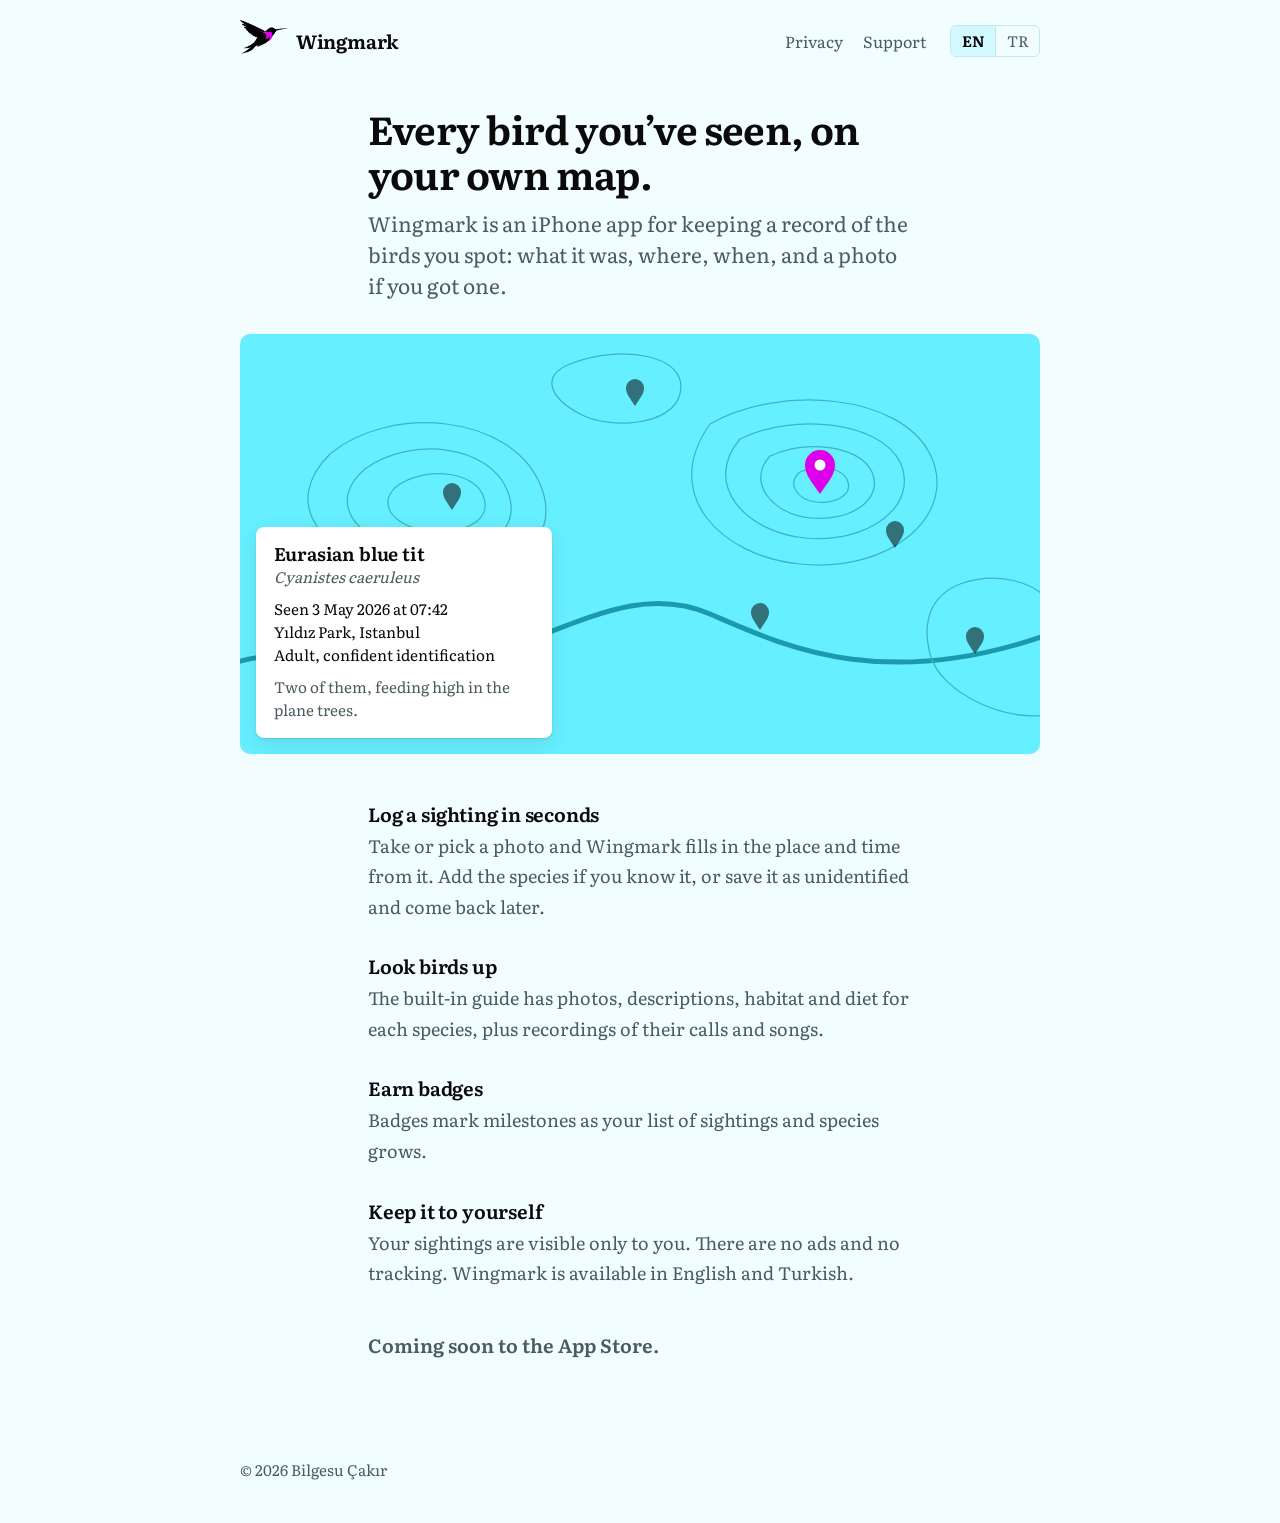
<file: index.html>
<!doctype html>
<html lang="en">
<head>
  <meta charset="utf-8">
  <meta name="viewport" content="width=device-width, initial-scale=1">
  <title>Wingmark · Your bird sightings on a map</title>
  <meta name="description" content="Wingmark is an iPhone app for logging the birds you see on your own private map.">
  <link rel="icon" href="favicon.png" type="image/png">
  <link rel="apple-touch-icon" href="apple-touch-icon.png">
  <link rel="preload" href="fonts/literata-latin.woff2" as="font" type="font/woff2" crossorigin>
  <link rel="stylesheet" href="style.css">
  <link rel="alternate" hreflang="en" href="https://wingmarkapp.com/">
  <link rel="alternate" hreflang="tr" href="https://wingmarkapp.com/index-tr">
</head>
<body>
  <header class="site-header">
    <div class="wide">
      <a class="brand" href="/"><picture><source srcset="img/bird-cyan.png" media="(prefers-color-scheme: dark)"><img src="img/bird-black.png" alt="" width="40" height="28"></picture>Wingmark</a>
      <div class="header-end">
        <nav class="site-nav" aria-label="Main">
          <a href="/privacy">Privacy</a>
          <a href="/support">Support</a>
        </nav>
        <nav class="lang-toggle" aria-label="Language">
          <a href="/" lang="en" hreflang="en" aria-current="true">EN</a>
          <a href="/index-tr" lang="tr" hreflang="tr">TR</a>
        </nav>
      </div>
    </div>
  </header>

  <main>
    <div class="column">
      <h1>Every bird you’ve seen, on your own map.</h1>
      <p class="lede">Wingmark is an iPhone app for keeping a record of the birds you spot: what it was, where, when, and a photo if you got one.</p>
    </div>

    <div class="wide">
      <figure class="field" aria-label="Example: a map of sightings with one entry open">
        <svg viewBox="0 0 800 420" role="img" aria-hidden="true" focusable="false">
          <path class="water" d="M-10 330 C 90 300 160 350 250 320 S 400 250 470 280 S 640 360 810 300"/>
          <g class="contour">
            <path d="M470 90 C 540 50 660 60 690 120 C 720 180 650 240 560 230 C 480 222 420 160 470 90 Z"/>
            <path d="M500 105 C 555 78 640 88 660 128 C 680 172 628 210 565 204 C 505 198 462 150 500 105 Z"/>
            <path d="M530 122 C 568 105 620 112 632 138 C 644 166 610 188 570 184 C 532 180 506 148 530 122 Z"/>
            <path d="M560 138 C 580 130 604 134 608 148 C 612 162 594 170 576 168 C 558 166 546 150 560 138 Z"/>
            <path d="M90 120 C 150 70 270 80 300 150 C 330 220 240 260 160 240 C 80 220 40 170 90 120 Z"/>
            <path d="M125 135 C 170 102 250 110 268 158 C 286 206 225 228 168 216 C 112 204 88 166 125 135 Z"/>
            <path d="M160 150 C 190 132 236 138 244 164 C 252 190 216 202 182 196 C 150 190 136 166 160 150 Z"/>
            <path d="M330 30 C 380 10 450 20 440 60 C 432 92 370 96 340 80 C 310 64 300 42 330 30 Z"/>
            <path d="M720 250 C 760 236 800 250 810 270 L 810 380 C 770 390 700 360 690 320 C 682 288 690 262 720 250 Z"/>
          </g>
          <g>
            <path class="pin" transform="translate(212 176)" d="M0 0 C -5 -8 -9 -12 -9 -18 A 9 9 0 1 1 9 -18 C 9 -12 5 -8 0 0 Z"/>
            <path class="pin" transform="translate(300 300)" d="M0 0 C -5 -8 -9 -12 -9 -18 A 9 9 0 1 1 9 -18 C 9 -12 5 -8 0 0 Z"/>
            <path class="pin" transform="translate(395 72)" d="M0 0 C -5 -8 -9 -12 -9 -18 A 9 9 0 1 1 9 -18 C 9 -12 5 -8 0 0 Z"/>
            <path class="pin" transform="translate(655 214)" d="M0 0 C -5 -8 -9 -12 -9 -18 A 9 9 0 1 1 9 -18 C 9 -12 5 -8 0 0 Z"/>
            <path class="pin" transform="translate(735 320)" d="M0 0 C -5 -8 -9 -12 -9 -18 A 9 9 0 1 1 9 -18 C 9 -12 5 -8 0 0 Z"/>
            <path class="pin" transform="translate(520 296)" d="M0 0 C -5 -8 -9 -12 -9 -18 A 9 9 0 1 1 9 -18 C 9 -12 5 -8 0 0 Z"/>
          </g>
          <g transform="translate(580 160)">
            <g class="pin-drop">
              <path class="pin-selected" d="M0 0 C -8 -12 -15 -19 -15 -29 A 15 15 0 1 1 15 -29 C 15 -19 8 -12 0 0 Z"/>
              <circle class="pin-dot" cx="0" cy="-29" r="5.5"/>
            </g>
          </g>
        </svg>
        <figcaption class="entry">
          <h2>Eurasian blue tit</h2>
          <p class="latin">Cyanistes caeruleus</p>
          <p>Seen 3 May 2026 at 07:42</p>
          <p>Yıldız Park, Istanbul</p>
          <p>Adult, confident identification</p>
          <p class="note">Two of them, feeding high in the plane trees.</p>
        </figcaption>
      </figure>
    </div>

    <div class="column features">
      <h2>Log a sighting in seconds</h2>
      <p>Take or pick a photo and Wingmark fills in the place and time from it. Add the species if you know it, or save it as unidentified and come back later.</p>

      <h2>Look birds up</h2>
      <p>The built-in guide has photos, descriptions, habitat and diet for each species, plus recordings of their calls and songs.</p>

      <h2>Earn badges</h2>
      <p>Badges mark milestones as your list of sightings and species grows.</p>

      <h2>Keep it to yourself</h2>
      <p>Your sightings are visible only to you. There are no ads and no tracking. Wingmark is available in English and Turkish.</p>

      <p class="status"><strong>Coming soon to the App Store.</strong></p>
    </div>
  </main>

  <footer class="site-footer">
    <div class="wide">
      <p>© 2026 Bilgesu Çakır</p>
    </div>
  </footer>
</body>
</html>
</file>
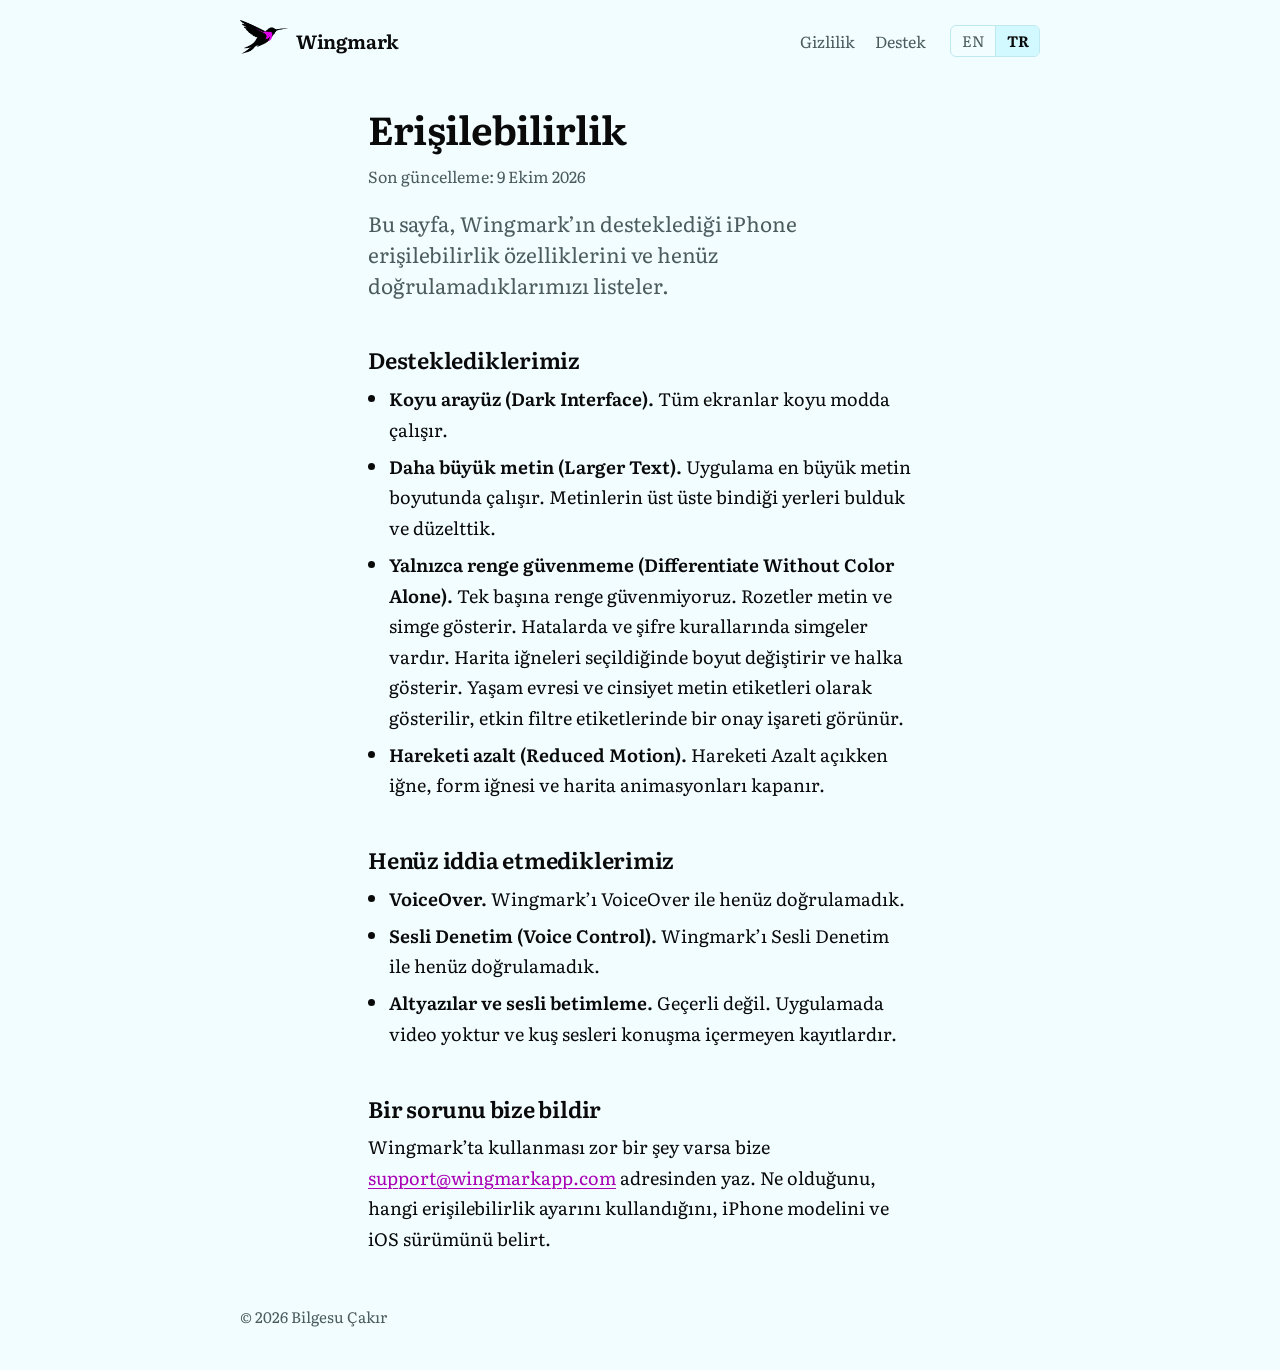
<file: accessibility-tr.html>
<!doctype html>
<html lang="tr">
<head>
  <meta charset="utf-8">
  <meta name="viewport" content="width=device-width, initial-scale=1">
  <title>Erişilebilirlik · Wingmark</title>
  <meta name="description" content="Wingmark’ın iPhone’da desteklediği erişilebilirlik özellikleri ve henüz doğrulamadıklarımız.">
  <link rel="icon" href="favicon.png" type="image/png">
  <link rel="apple-touch-icon" href="apple-touch-icon.png">
  <link rel="preload" href="fonts/literata-latin.woff2" as="font" type="font/woff2" crossorigin>
  <link rel="stylesheet" href="style.css">
  <link rel="alternate" hreflang="en" href="https://wingmarkapp.com/accessibility">
  <link rel="alternate" hreflang="tr" href="https://wingmarkapp.com/accessibility-tr">
</head>
<body>
  <header class="site-header">
    <div class="wide">
      <a class="brand" href="/index-tr"><picture><source srcset="img/bird-cyan.png" media="(prefers-color-scheme: dark)"><img src="img/bird-black.png" alt="" width="40" height="28"></picture>Wingmark</a>
      <div class="header-end">
        <nav class="site-nav" aria-label="Ana menü">
          <a href="/privacy-tr">Gizlilik</a>
          <a href="/support-tr">Destek</a>
        </nav>
        <nav class="lang-toggle" aria-label="Dil">
          <a href="/accessibility" lang="en" hreflang="en">EN</a>
          <a href="/accessibility-tr" lang="tr" hreflang="tr" aria-current="true">TR</a>
        </nav>
      </div>
    </div>
  </header>

  <main class="column">
    <h1>Erişilebilirlik</h1>
    <p class="meta">Son güncelleme: 9 Ekim 2026</p>
    <p class="lede">Bu sayfa, Wingmark’ın desteklediği iPhone erişilebilirlik özelliklerini ve henüz doğrulamadıklarımızı listeler.</p>

    <h2 id="desteklenen">Desteklediklerimiz</h2>
    <ul>
      <li><strong>Koyu arayüz (Dark Interface).</strong> Tüm ekranlar koyu modda çalışır.</li>
      <li><strong>Daha büyük metin (Larger Text).</strong> Uygulama en büyük metin boyutunda çalışır. Metinlerin üst üste bindiği yerleri bulduk ve düzelttik.</li>
      <li><strong>Yalnızca renge güvenmeme (Differentiate Without Color Alone).</strong> Tek başına renge güvenmiyoruz. Rozetler metin ve simge gösterir. Hatalarda ve şifre kurallarında simgeler vardır. Harita iğneleri seçildiğinde boyut değiştirir ve halka gösterir. Yaşam evresi ve cinsiyet metin etiketleri olarak gösterilir, etkin filtre etiketlerinde bir onay işareti görünür.</li>
      <li><strong>Hareketi azalt (Reduced Motion).</strong> Hareketi Azalt açıkken iğne, form iğnesi ve harita animasyonları kapanır.</li>
    </ul>
    <!-- NOTE(owner): "Yeterli karşıtlık" bilerek henüz listelenmedi. Yalnızca son karşıtlık düzeltmesi yayımlanan sürümde olduğunda ve Karşıtlığı Artır kontrol edildiğinde ekle (iOS kartı wingmark-ios#73). -->

    <h2 id="iddia-edilmeyen">Henüz iddia etmediklerimiz</h2>
    <ul>
      <li><strong>VoiceOver.</strong> Wingmark’ı VoiceOver ile henüz doğrulamadık.</li>
      <li><strong>Sesli Denetim (Voice Control).</strong> Wingmark’ı Sesli Denetim ile henüz doğrulamadık.</li>
      <li><strong>Altyazılar ve sesli betimleme.</strong> Geçerli değil. Uygulamada video yoktur ve kuş sesleri konuşma içermeyen kayıtlardır.</li>
    </ul>

    <h2 id="sorun">Bir sorunu bize bildir</h2>
    <p>Wingmark’ta kullanması zor bir şey varsa bize <a href="mailto:support@wingmarkapp.com?subject=Wingmark%20eri%C5%9Filebilirlik">support@wingmarkapp.com</a> adresinden yaz. Ne olduğunu, hangi erişilebilirlik ayarını kullandığını, iPhone modelini ve iOS sürümünü belirt.</p>
  </main>

  <footer class="site-footer">
    <div class="wide">
      <p>© 2026 Bilgesu Çakır</p>
    </div>
  </footer>
</body>
</html>
</file>
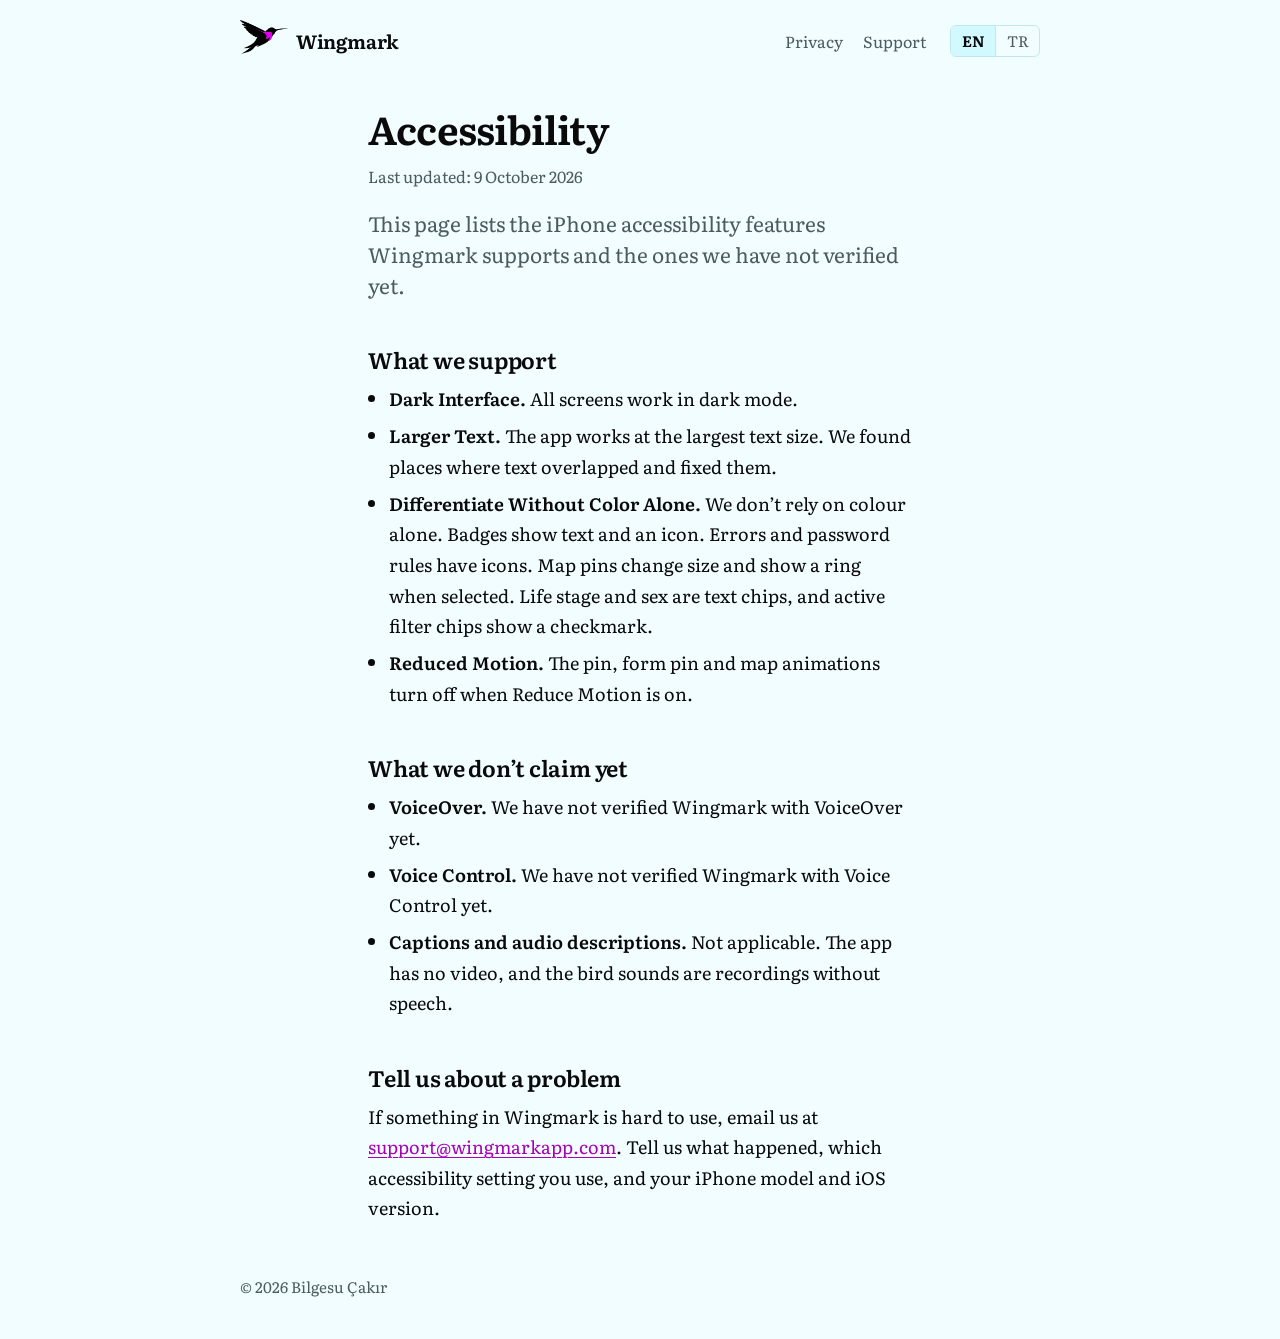
<file: accessibility.html>
<!doctype html>
<html lang="en">
<head>
  <meta charset="utf-8">
  <meta name="viewport" content="width=device-width, initial-scale=1">
  <title>Accessibility · Wingmark</title>
  <meta name="description" content="The accessibility features Wingmark supports on iPhone, and the ones we have not verified yet.">
  <link rel="icon" href="favicon.png" type="image/png">
  <link rel="apple-touch-icon" href="apple-touch-icon.png">
  <link rel="preload" href="fonts/literata-latin.woff2" as="font" type="font/woff2" crossorigin>
  <link rel="stylesheet" href="style.css">
  <link rel="alternate" hreflang="en" href="https://wingmarkapp.com/accessibility">
  <link rel="alternate" hreflang="tr" href="https://wingmarkapp.com/accessibility-tr">
</head>
<body>
  <header class="site-header">
    <div class="wide">
      <a class="brand" href="/"><picture><source srcset="img/bird-cyan.png" media="(prefers-color-scheme: dark)"><img src="img/bird-black.png" alt="" width="40" height="28"></picture>Wingmark</a>
      <div class="header-end">
        <nav class="site-nav" aria-label="Main">
          <a href="/privacy">Privacy</a>
          <a href="/support">Support</a>
        </nav>
        <nav class="lang-toggle" aria-label="Language">
          <a href="/accessibility" lang="en" hreflang="en" aria-current="true">EN</a>
          <a href="/accessibility-tr" lang="tr" hreflang="tr">TR</a>
        </nav>
      </div>
    </div>
  </header>

  <main class="column">
    <h1>Accessibility</h1>
    <p class="meta">Last updated: 9 October 2026</p>
    <p class="lede">This page lists the iPhone accessibility features Wingmark supports and the ones we have not verified yet.</p>

    <h2 id="supported">What we support</h2>
    <ul>
      <li><strong>Dark Interface.</strong> All screens work in dark mode.</li>
      <li><strong>Larger Text.</strong> The app works at the largest text size. We found places where text overlapped and fixed them.</li>
      <li><strong>Differentiate Without Color Alone.</strong> We don’t rely on colour alone. Badges show text and an icon. Errors and password rules have icons. Map pins change size and show a ring when selected. Life stage and sex are text chips, and active filter chips show a checkmark.</li>
      <li><strong>Reduced Motion.</strong> The pin, form pin and map animations turn off when Reduce Motion is on.</li>
    </ul>
    <!-- NOTE(owner): "Sufficient Contrast" is deliberately not listed yet. Add it only once the last contrast fix is in the shipped build and Increase Contrast has been checked (iOS card wingmark-ios#73). -->

    <h2 id="not-claimed">What we don’t claim yet</h2>
    <ul>
      <li><strong>VoiceOver.</strong> We have not verified Wingmark with VoiceOver yet.</li>
      <li><strong>Voice Control.</strong> We have not verified Wingmark with Voice Control yet.</li>
      <li><strong>Captions and audio descriptions.</strong> Not applicable. The app has no video, and the bird sounds are recordings without speech.</li>
    </ul>

    <h2 id="problem">Tell us about a problem</h2>
    <p>If something in Wingmark is hard to use, email us at <a href="mailto:support@wingmarkapp.com?subject=Wingmark%20accessibility">support@wingmarkapp.com</a>. Tell us what happened, which accessibility setting you use, and your iPhone model and iOS version.</p>
  </main>

  <footer class="site-footer">
    <div class="wide">
      <p>© 2026 Bilgesu Çakır</p>
    </div>
  </footer>
</body>
</html>
</file>
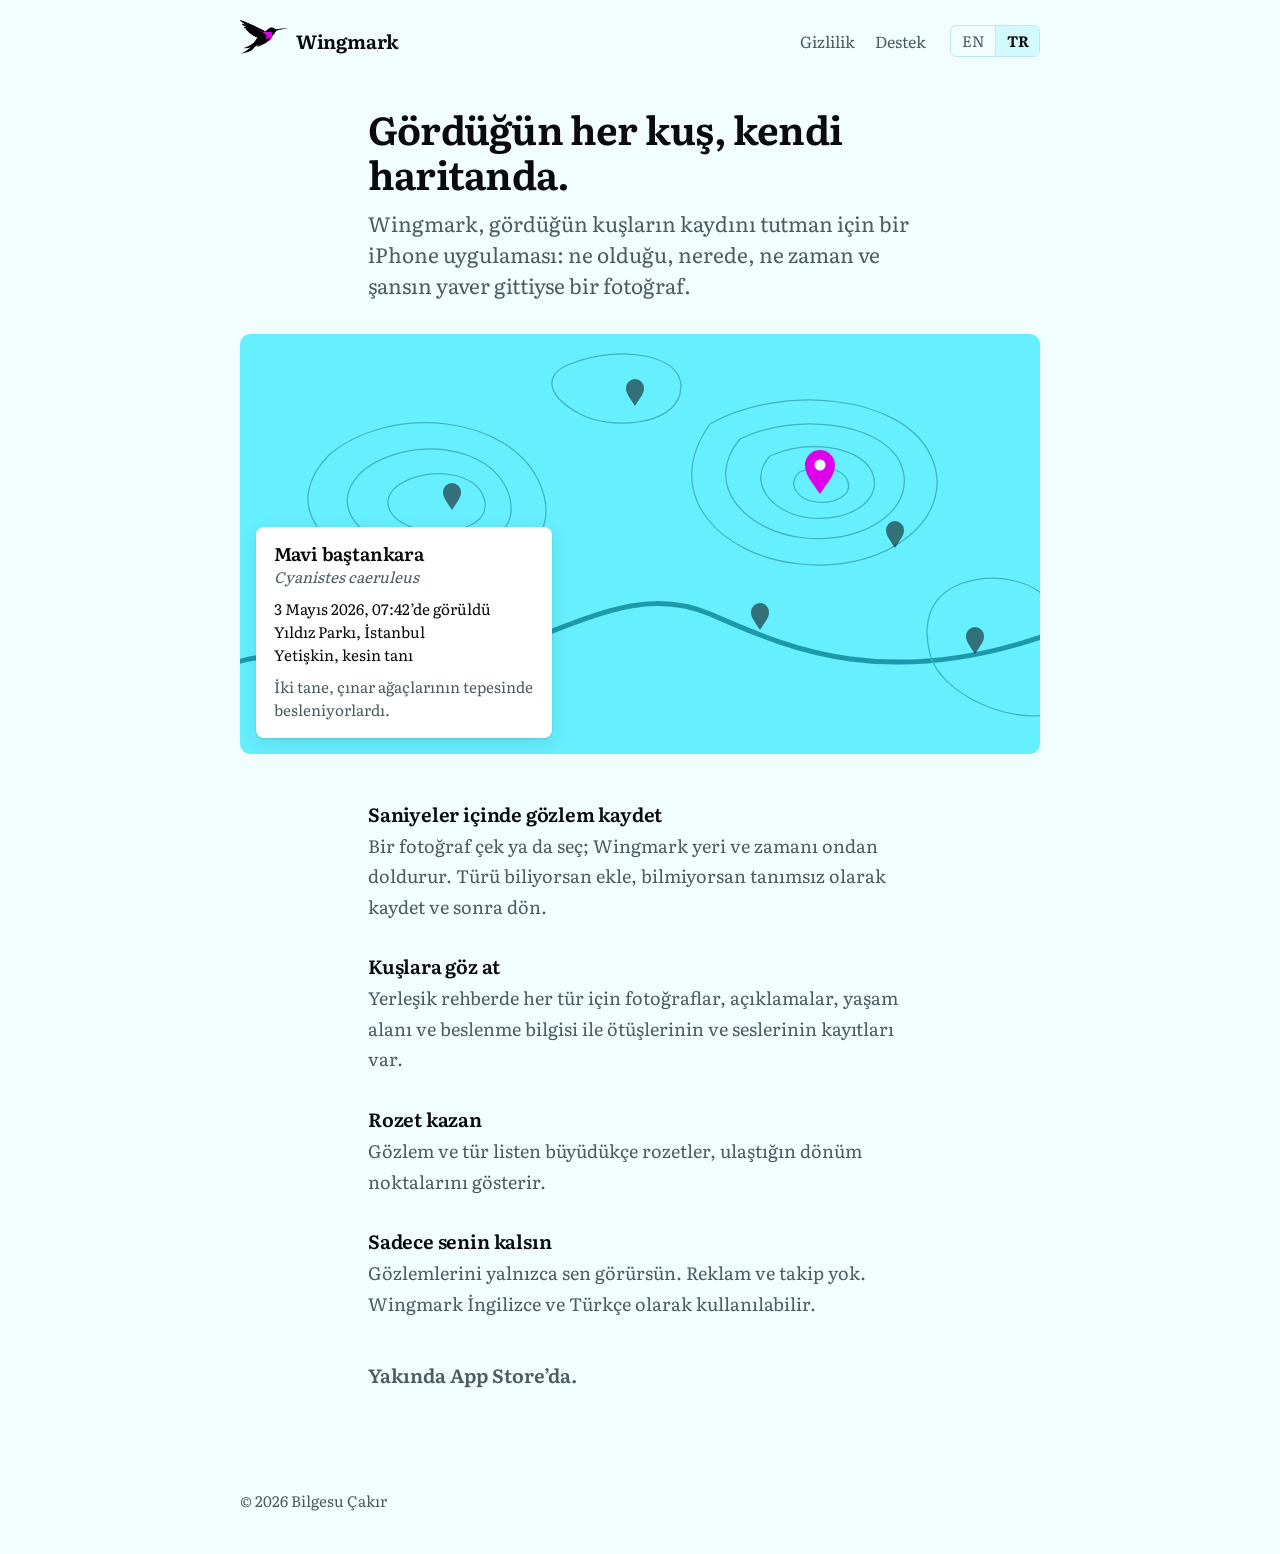
<file: index-tr.html>
<!doctype html>
<html lang="tr">
<head>
  <meta charset="utf-8">
  <meta name="viewport" content="width=device-width, initial-scale=1">
  <title>Wingmark · Kuş gözlemlerin haritanda</title>
  <meta name="description" content="Wingmark, gördüğün kuşları kendi özel haritanda kaydettiğin bir iPhone uygulamasıdır.">
  <link rel="icon" href="favicon.png" type="image/png">
  <link rel="apple-touch-icon" href="apple-touch-icon.png">
  <link rel="preload" href="fonts/literata-latin.woff2" as="font" type="font/woff2" crossorigin>
  <link rel="stylesheet" href="style.css">
  <link rel="alternate" hreflang="en" href="https://wingmarkapp.com/">
  <link rel="alternate" hreflang="tr" href="https://wingmarkapp.com/index-tr">
</head>
<body>
  <header class="site-header">
    <div class="wide">
      <a class="brand" href="/index-tr"><picture><source srcset="img/bird-cyan.png" media="(prefers-color-scheme: dark)"><img src="img/bird-black.png" alt="" width="40" height="28"></picture>Wingmark</a>
      <div class="header-end">
        <nav class="site-nav" aria-label="Ana menü">
          <a href="/privacy-tr">Gizlilik</a>
          <a href="/support-tr">Destek</a>
        </nav>
        <nav class="lang-toggle" aria-label="Dil">
          <a href="/" lang="en" hreflang="en">EN</a>
          <a href="/index-tr" lang="tr" hreflang="tr" aria-current="true">TR</a>
        </nav>
      </div>
    </div>
  </header>

  <main>
    <div class="column">
      <h1>Gördüğün her kuş, kendi haritanda.</h1>
      <p class="lede">Wingmark, gördüğün kuşların kaydını tutman için bir iPhone uygulaması: ne olduğu, nerede, ne zaman ve şansın yaver gittiyse bir fotoğraf.</p>
    </div>

    <div class="wide">
      <figure class="field" aria-label="Örnek: açık bir kaydın olduğu gözlem haritası">
        <svg viewBox="0 0 800 420" role="img" aria-hidden="true" focusable="false">
          <path class="water" d="M-10 330 C 90 300 160 350 250 320 S 400 250 470 280 S 640 360 810 300"/>
          <g class="contour">
            <path d="M470 90 C 540 50 660 60 690 120 C 720 180 650 240 560 230 C 480 222 420 160 470 90 Z"/>
            <path d="M500 105 C 555 78 640 88 660 128 C 680 172 628 210 565 204 C 505 198 462 150 500 105 Z"/>
            <path d="M530 122 C 568 105 620 112 632 138 C 644 166 610 188 570 184 C 532 180 506 148 530 122 Z"/>
            <path d="M560 138 C 580 130 604 134 608 148 C 612 162 594 170 576 168 C 558 166 546 150 560 138 Z"/>
            <path d="M90 120 C 150 70 270 80 300 150 C 330 220 240 260 160 240 C 80 220 40 170 90 120 Z"/>
            <path d="M125 135 C 170 102 250 110 268 158 C 286 206 225 228 168 216 C 112 204 88 166 125 135 Z"/>
            <path d="M160 150 C 190 132 236 138 244 164 C 252 190 216 202 182 196 C 150 190 136 166 160 150 Z"/>
            <path d="M330 30 C 380 10 450 20 440 60 C 432 92 370 96 340 80 C 310 64 300 42 330 30 Z"/>
            <path d="M720 250 C 760 236 800 250 810 270 L 810 380 C 770 390 700 360 690 320 C 682 288 690 262 720 250 Z"/>
          </g>
          <g>
            <path class="pin" transform="translate(212 176)" d="M0 0 C -5 -8 -9 -12 -9 -18 A 9 9 0 1 1 9 -18 C 9 -12 5 -8 0 0 Z"/>
            <path class="pin" transform="translate(300 300)" d="M0 0 C -5 -8 -9 -12 -9 -18 A 9 9 0 1 1 9 -18 C 9 -12 5 -8 0 0 Z"/>
            <path class="pin" transform="translate(395 72)" d="M0 0 C -5 -8 -9 -12 -9 -18 A 9 9 0 1 1 9 -18 C 9 -12 5 -8 0 0 Z"/>
            <path class="pin" transform="translate(655 214)" d="M0 0 C -5 -8 -9 -12 -9 -18 A 9 9 0 1 1 9 -18 C 9 -12 5 -8 0 0 Z"/>
            <path class="pin" transform="translate(735 320)" d="M0 0 C -5 -8 -9 -12 -9 -18 A 9 9 0 1 1 9 -18 C 9 -12 5 -8 0 0 Z"/>
            <path class="pin" transform="translate(520 296)" d="M0 0 C -5 -8 -9 -12 -9 -18 A 9 9 0 1 1 9 -18 C 9 -12 5 -8 0 0 Z"/>
          </g>
          <g transform="translate(580 160)">
            <g class="pin-drop">
              <path class="pin-selected" d="M0 0 C -8 -12 -15 -19 -15 -29 A 15 15 0 1 1 15 -29 C 15 -19 8 -12 0 0 Z"/>
              <circle class="pin-dot" cx="0" cy="-29" r="5.5"/>
            </g>
          </g>
        </svg>
        <figcaption class="entry">
          <h2>Mavi baştankara</h2>
          <p class="latin">Cyanistes caeruleus</p>
          <p>3 Mayıs 2026, 07:42’de görüldü</p>
          <p>Yıldız Parkı, İstanbul</p>
          <p>Yetişkin, kesin tanı</p>
          <p class="note">İki tane, çınar ağaçlarının tepesinde besleniyorlardı.</p>
        </figcaption>
      </figure>
    </div>

    <div class="column features">
      <h2>Saniyeler içinde gözlem kaydet</h2>
      <p>Bir fotoğraf çek ya da seç; Wingmark yeri ve zamanı ondan doldurur. Türü biliyorsan ekle, bilmiyorsan tanımsız olarak kaydet ve sonra dön.</p>

      <h2>Kuşlara göz at</h2>
      <p>Yerleşik rehberde her tür için fotoğraflar, açıklamalar, yaşam alanı ve beslenme bilgisi ile ötüşlerinin ve seslerinin kayıtları var.</p>

      <h2>Rozet kazan</h2>
      <p>Gözlem ve tür listen büyüdükçe rozetler, ulaştığın dönüm noktalarını gösterir.</p>

      <h2>Sadece senin kalsın</h2>
      <p>Gözlemlerini yalnızca sen görürsün. Reklam ve takip yok. Wingmark İngilizce ve Türkçe olarak kullanılabilir.</p>

      <p class="status"><strong>Yakında App Store’da.</strong></p>
    </div>
  </main>

  <footer class="site-footer">
    <div class="wide">
      <p>© 2026 Bilgesu Çakır</p>
    </div>
  </footer>
</body>
</html>
</file>
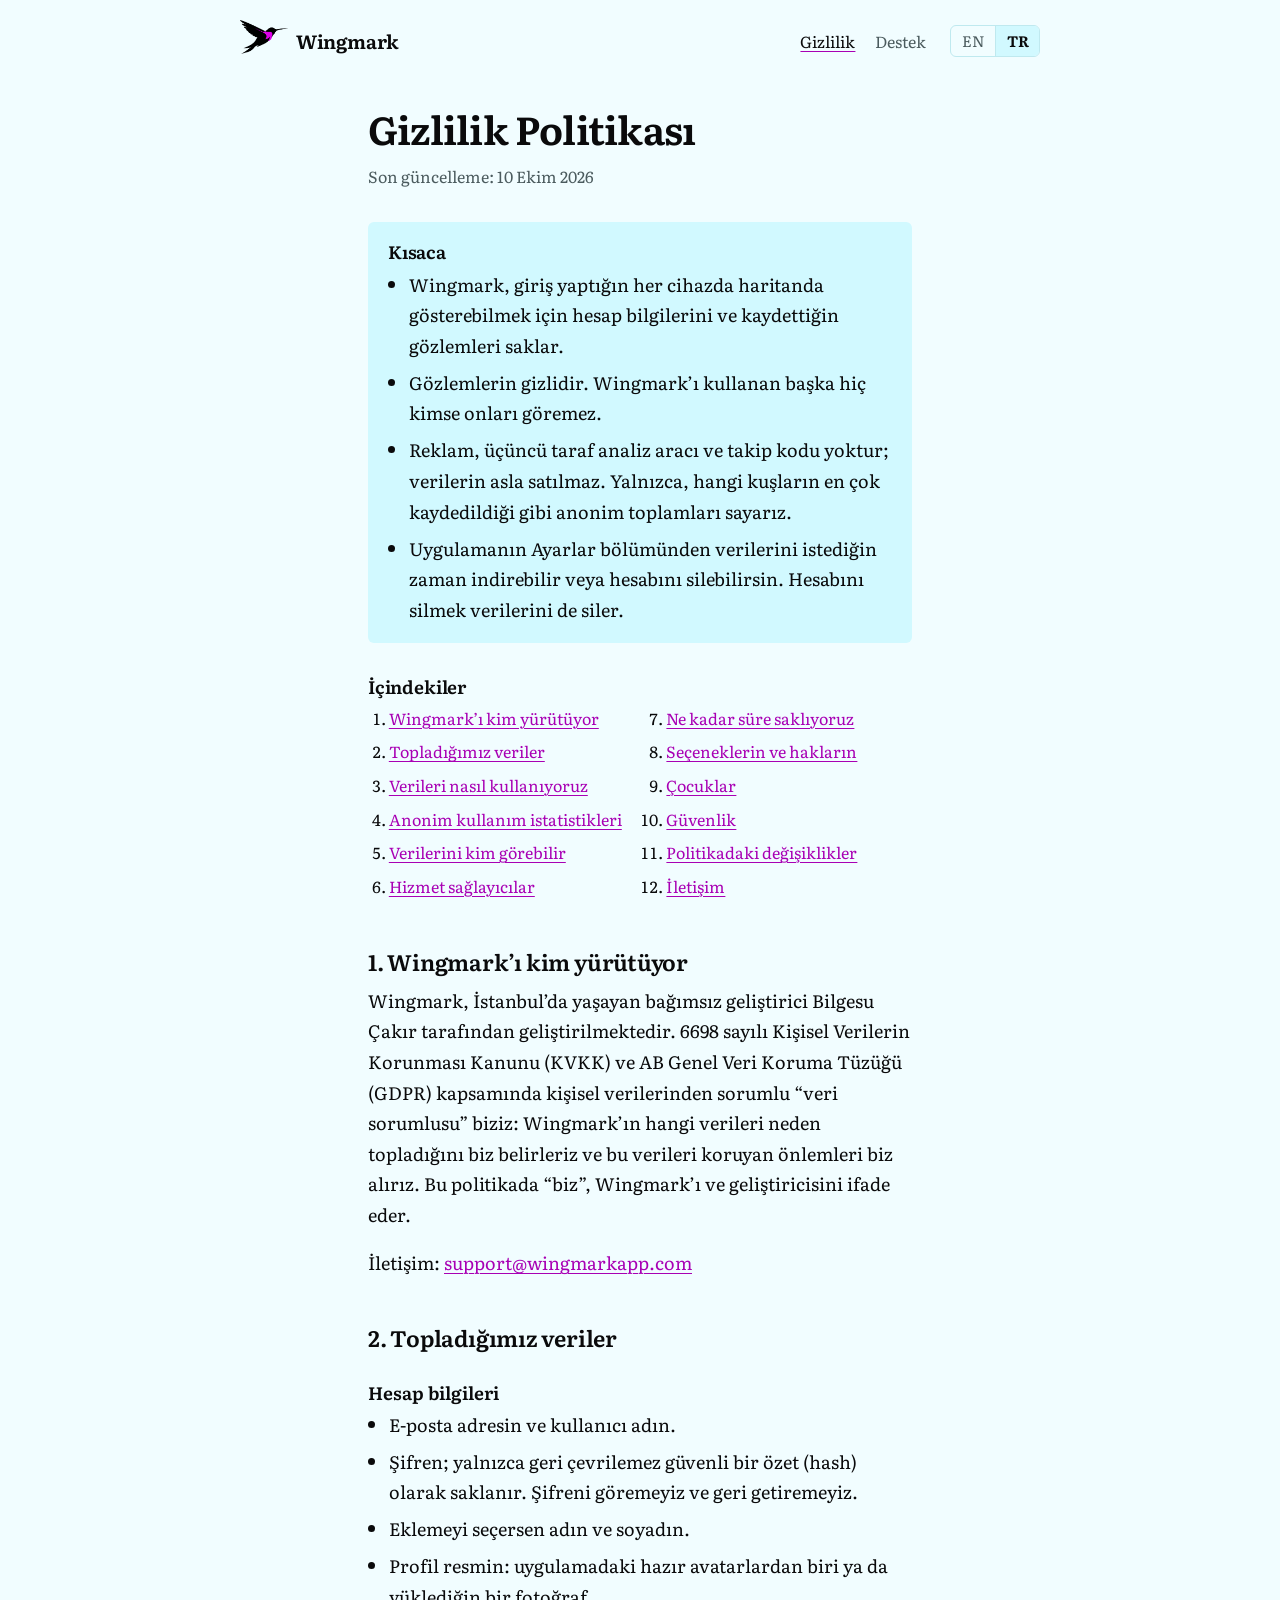
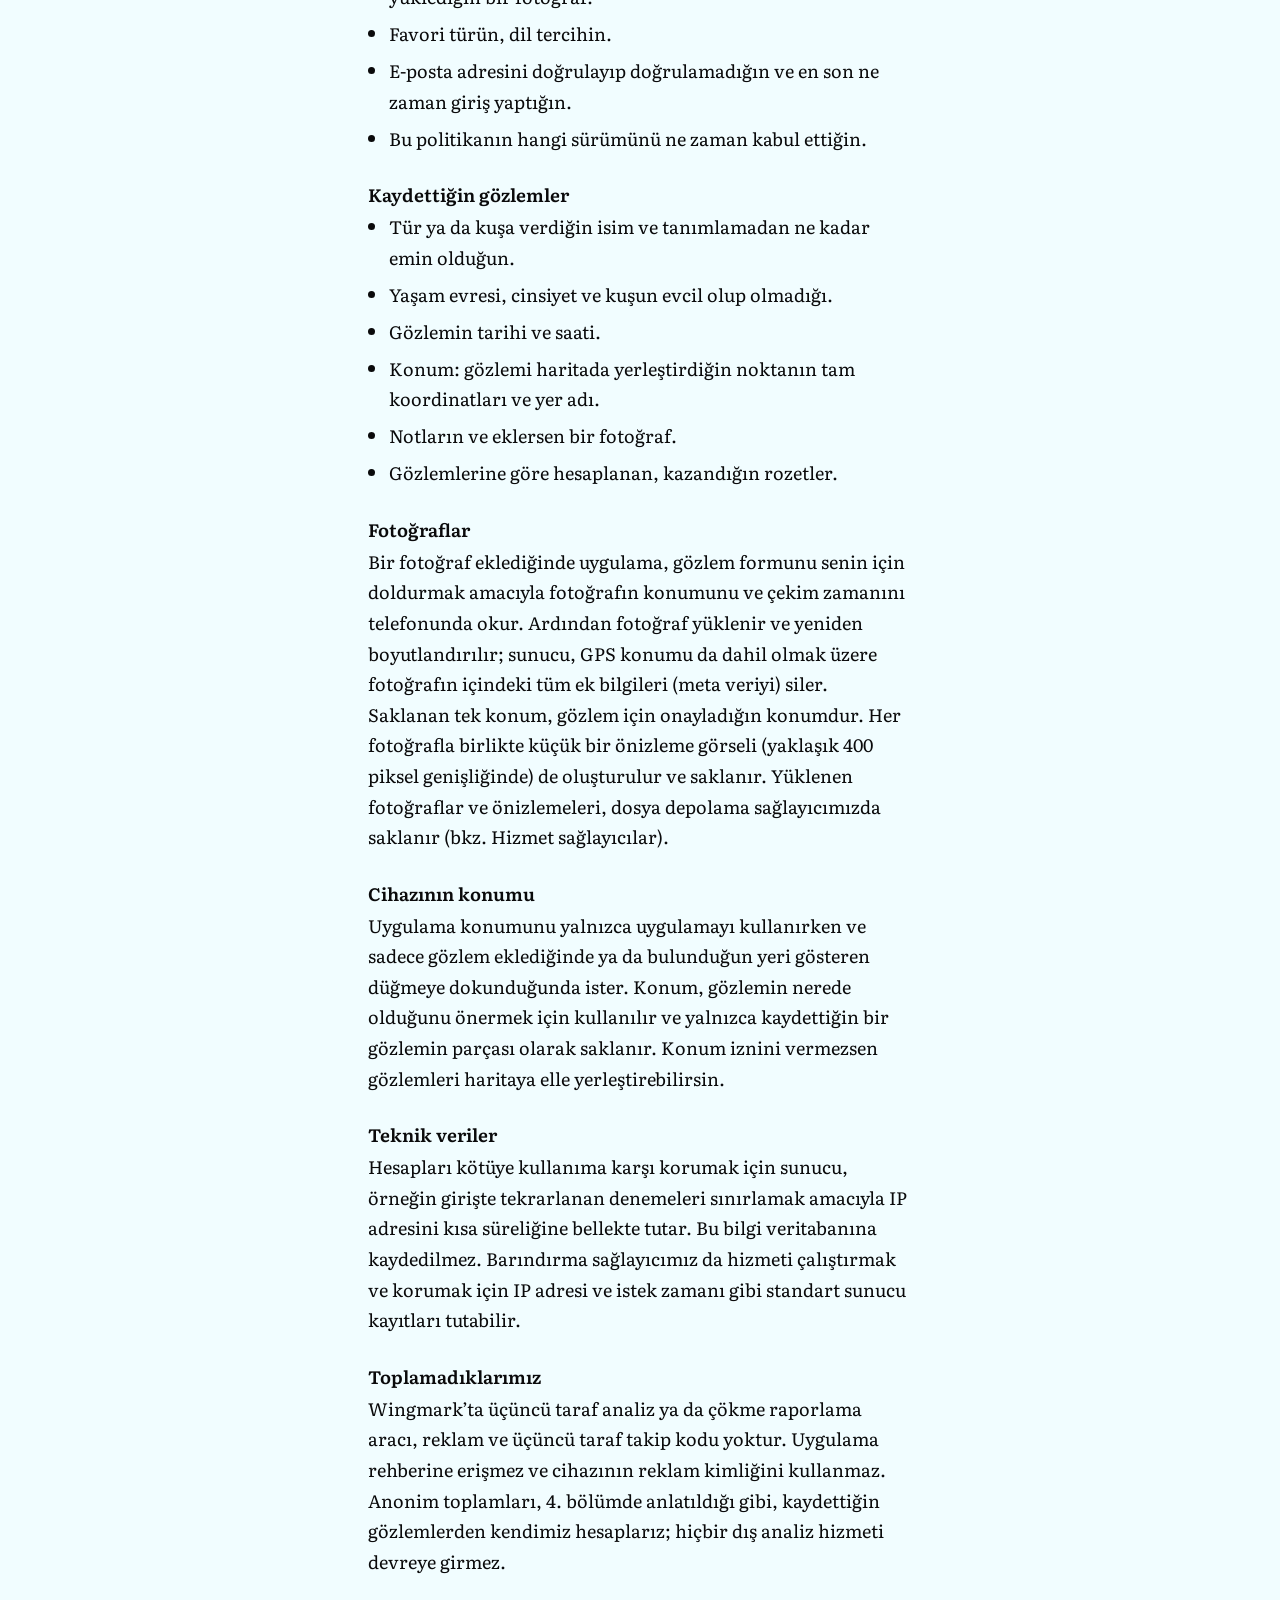
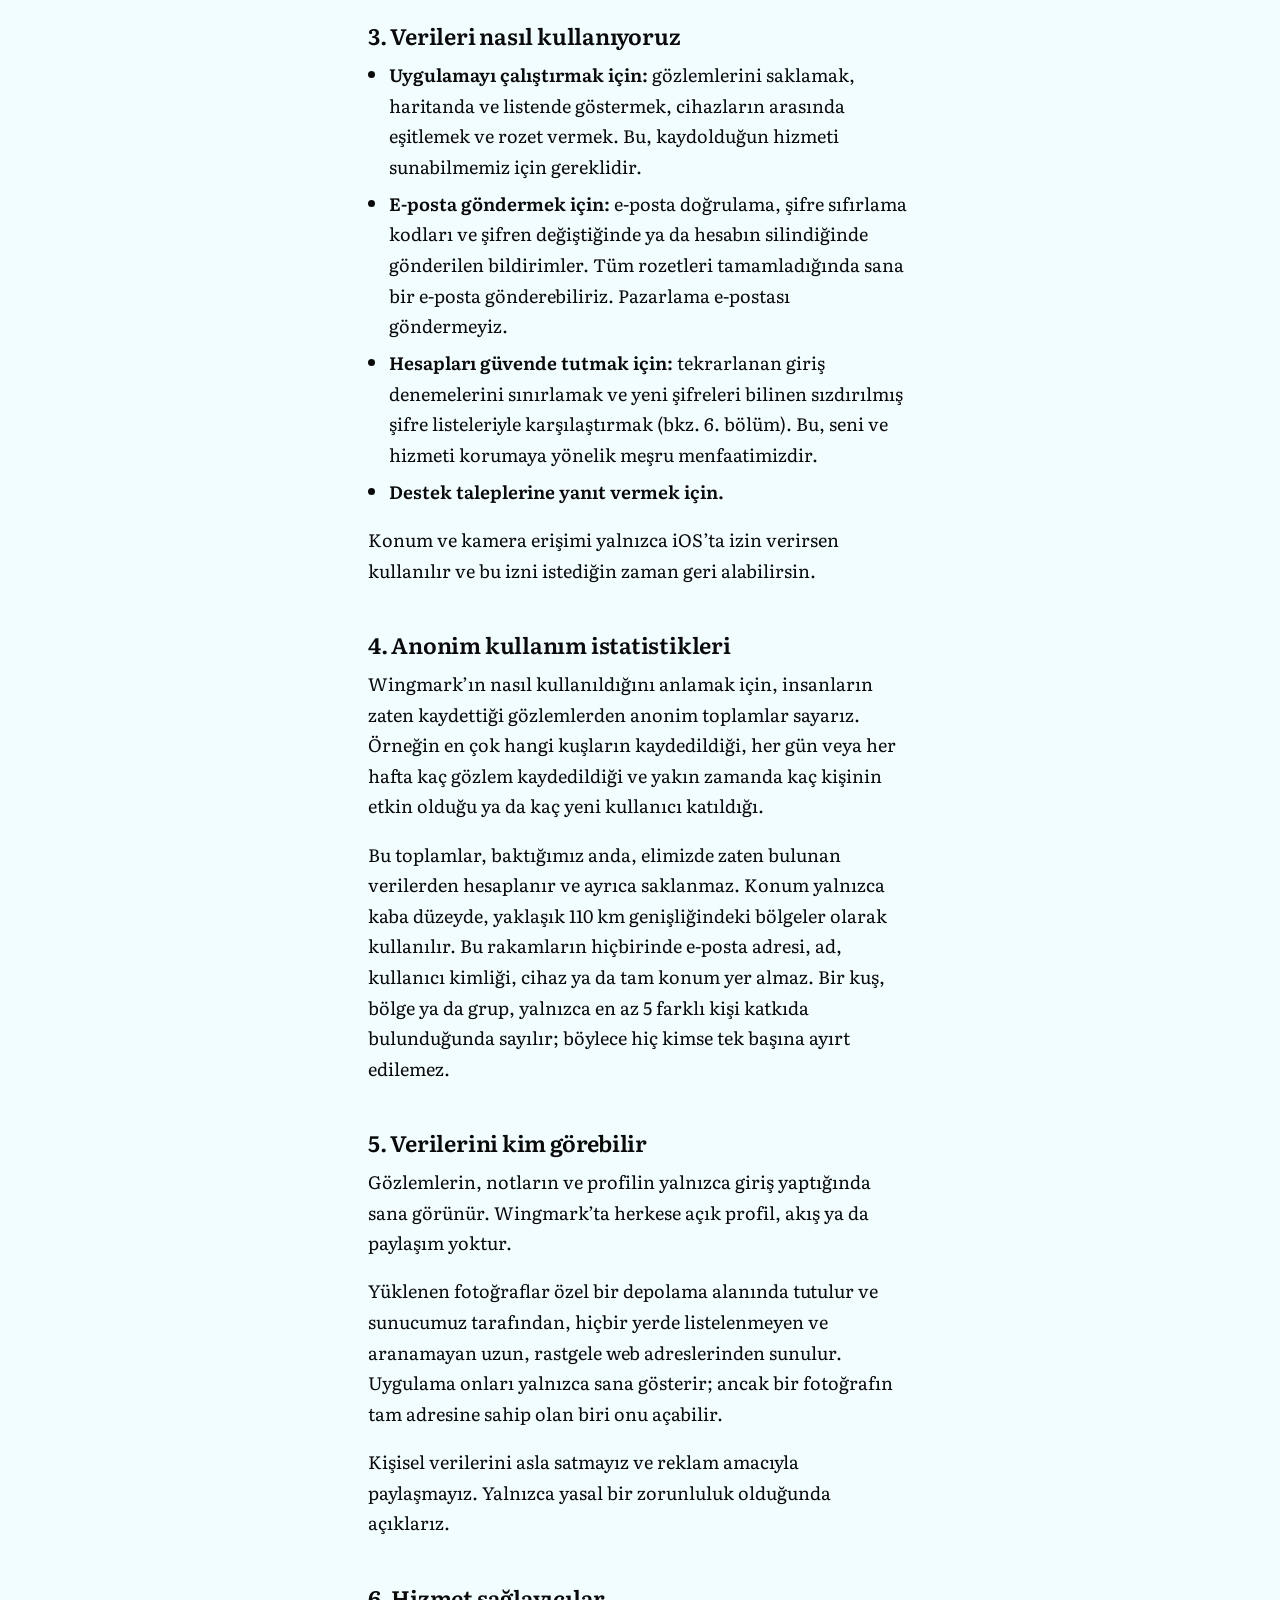
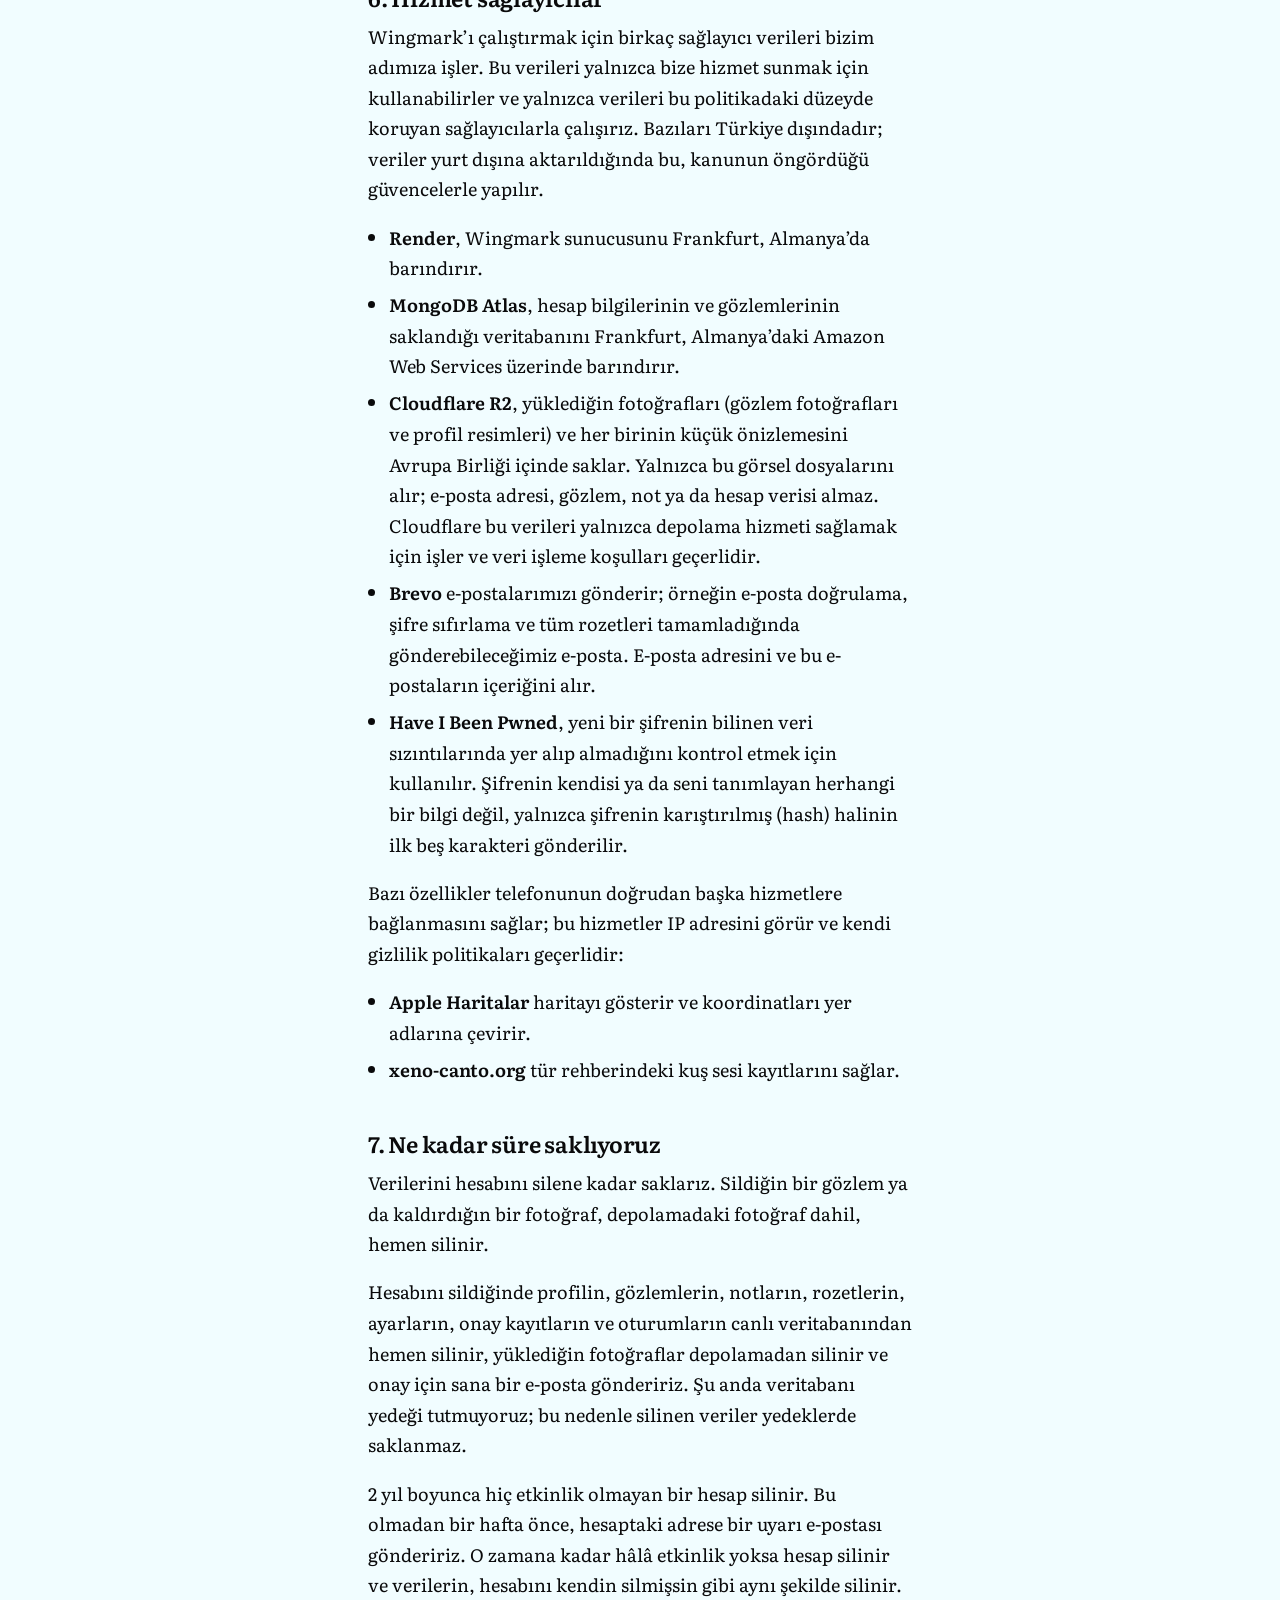
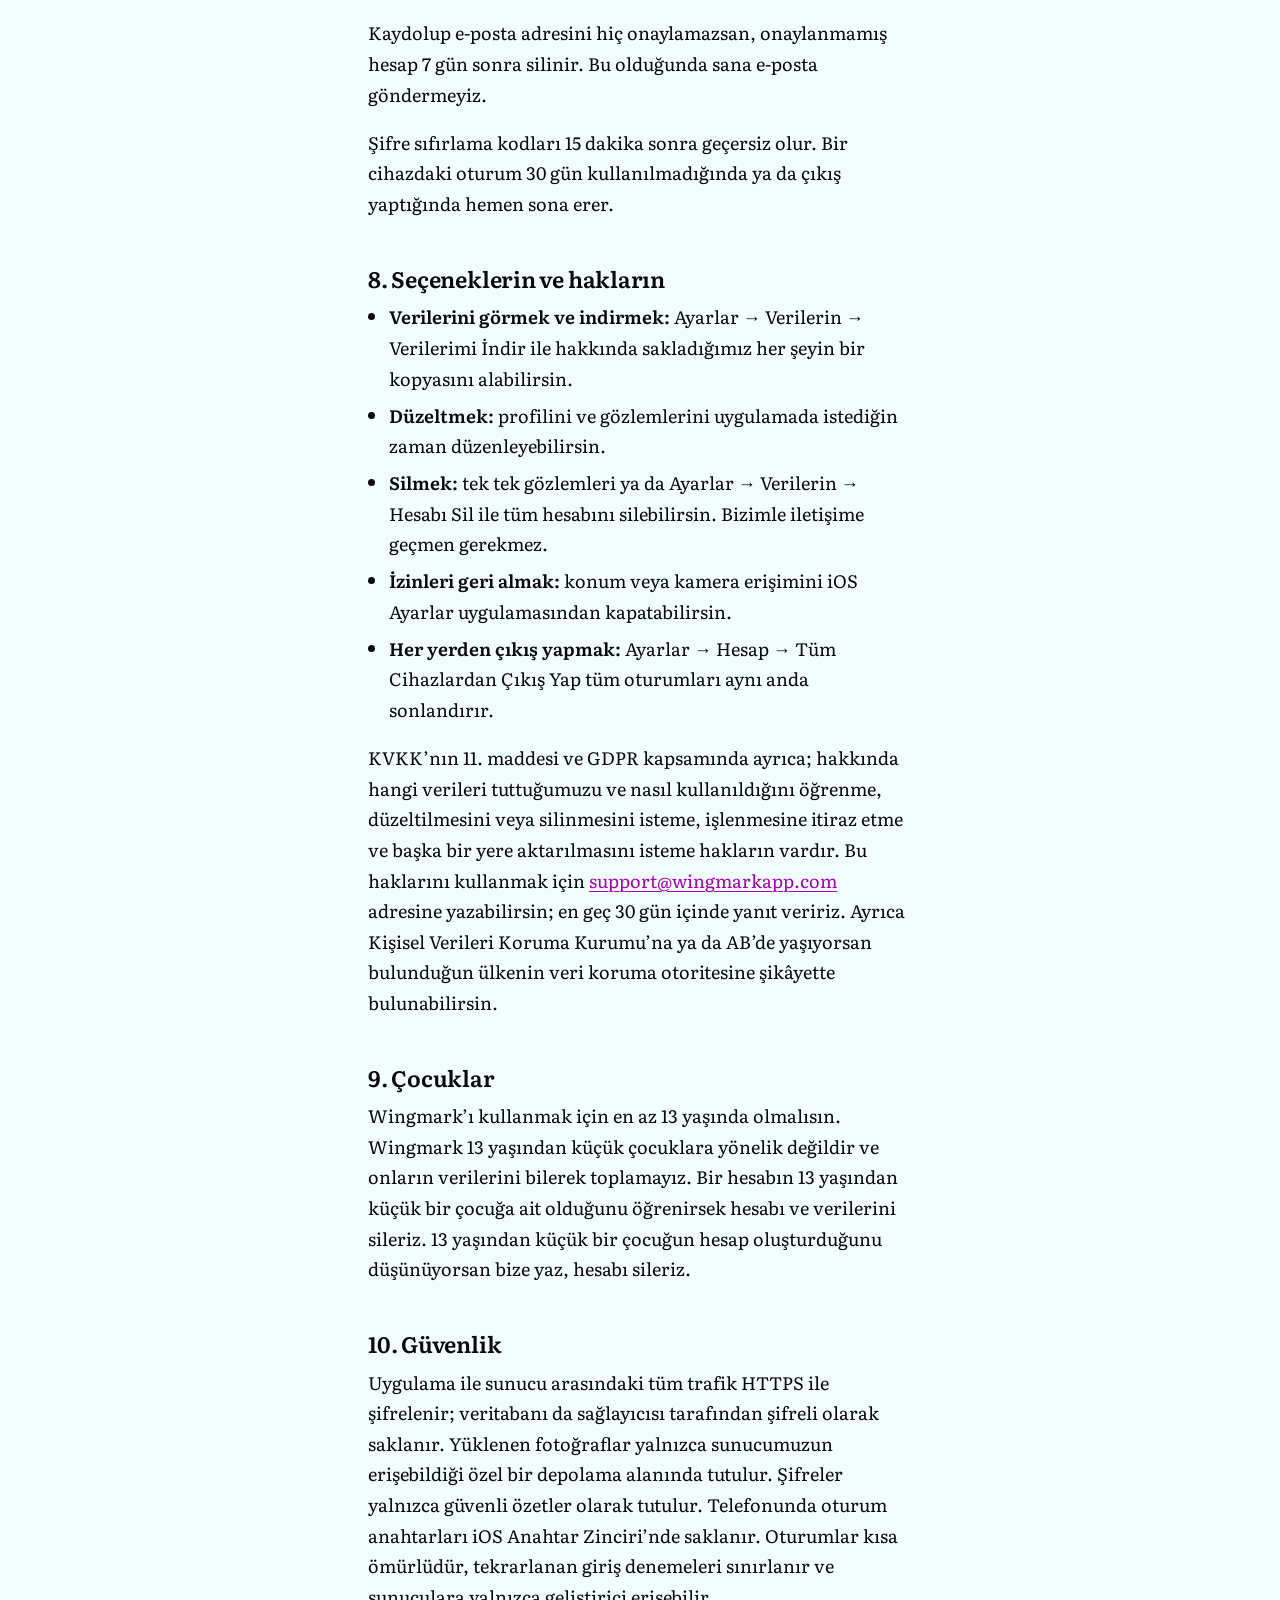
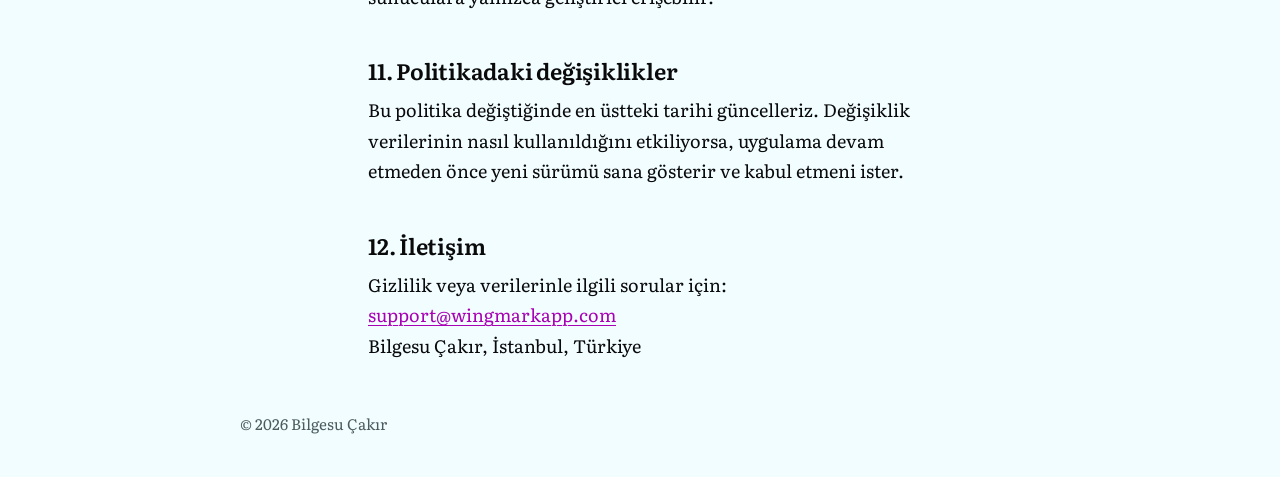
<file: privacy-tr.html>
<!doctype html>
<html lang="tr">
<head>
  <meta charset="utf-8">
  <meta name="viewport" content="width=device-width, initial-scale=1">
  <title>Gizlilik Politikası · Wingmark</title>
  <meta name="description" content="Wingmark uygulamasının verilerini nasıl topladığı, kullandığı, sakladığı ve sildiği.">
  <link rel="icon" href="favicon.png" type="image/png">
  <link rel="apple-touch-icon" href="apple-touch-icon.png">
  <link rel="preload" href="fonts/literata-latin.woff2" as="font" type="font/woff2" crossorigin>
  <link rel="stylesheet" href="style.css">
  <link rel="alternate" hreflang="en" href="https://wingmarkapp.com/privacy">
  <link rel="alternate" hreflang="tr" href="https://wingmarkapp.com/privacy-tr">
</head>
<body>
  <header class="site-header">
    <div class="wide">
      <a class="brand" href="/index-tr"><picture><source srcset="img/bird-cyan.png" media="(prefers-color-scheme: dark)"><img src="img/bird-black.png" alt="" width="40" height="28"></picture>Wingmark</a>
      <div class="header-end">
        <nav class="site-nav" aria-label="Ana menü">
          <a href="/privacy-tr" aria-current="page">Gizlilik</a>
          <a href="/support-tr">Destek</a>
        </nav>
        <nav class="lang-toggle" aria-label="Dil">
          <a href="/privacy" lang="en" hreflang="en">EN</a>
          <a href="/privacy-tr" lang="tr" hreflang="tr" aria-current="true">TR</a>
        </nav>
      </div>
    </div>
  </header>

  <main class="column policy">
    <h1>Gizlilik Politikası</h1>
    <p class="meta">Son güncelleme: 10 Ekim 2026</p>

    <section class="summary" aria-labelledby="kisaca">
      <h2 id="kisaca">Kısaca</h2>
      <ul>
        <li>Wingmark, giriş yaptığın her cihazda haritanda gösterebilmek için hesap bilgilerini ve kaydettiğin gözlemleri saklar.</li>
        <li>Gözlemlerin gizlidir. Wingmark’ı kullanan başka hiç kimse onları göremez.</li>
        <li>Reklam, üçüncü taraf analiz aracı ve takip kodu yoktur; verilerin asla satılmaz. Yalnızca, hangi kuşların en çok kaydedildiği gibi anonim toplamları sayarız.</li>
        <li>Uygulamanın Ayarlar bölümünden verilerini istediğin zaman indirebilir veya hesabını silebilirsin. Hesabını silmek verilerini de siler.</li>
      </ul>
    </section>

    <nav class="contents" aria-labelledby="icindekiler">
      <h2 id="icindekiler">İçindekiler</h2>
      <ol>
        <li><a href="#sorumlu">Wingmark’ı kim yürütüyor</a></li>
        <li><a href="#toplanan">Topladığımız veriler</a></li>
        <li><a href="#kullanim">Verileri nasıl kullanıyoruz</a></li>
        <li><a href="#istatistik">Anonim kullanım istatistikleri</a></li>
        <li><a href="#gorunurluk">Verilerini kim görebilir</a></li>
        <li><a href="#hizmet">Hizmet sağlayıcılar</a></li>
        <li><a href="#saklama">Ne kadar süre saklıyoruz</a></li>
        <li><a href="#haklar">Seçeneklerin ve hakların</a></li>
        <li><a href="#cocuklar">Çocuklar</a></li>
        <li><a href="#guvenlik">Güvenlik</a></li>
        <li><a href="#degisiklik">Politikadaki değişiklikler</a></li>
        <li><a href="#iletisim">İletişim</a></li>
      </ol>
    </nav>

    <h2 id="sorumlu">1. Wingmark’ı kim yürütüyor</h2>
    <p>Wingmark, İstanbul’da yaşayan bağımsız geliştirici Bilgesu Çakır tarafından geliştirilmektedir. 6698 sayılı Kişisel Verilerin Korunması Kanunu (KVKK) ve AB Genel Veri Koruma Tüzüğü (GDPR) kapsamında kişisel verilerinden sorumlu “veri sorumlusu” biziz: Wingmark’ın hangi verileri neden topladığını biz belirleriz ve bu verileri koruyan önlemleri biz alırız. Bu politikada “biz”, Wingmark’ı ve geliştiricisini ifade eder.</p>
    <p>İletişim: <a href="mailto:support@wingmarkapp.com">support@wingmarkapp.com</a></p>

    <h2 id="toplanan">2. Topladığımız veriler</h2>
    <h3>Hesap bilgileri</h3>
    <ul>
      <li>E-posta adresin ve kullanıcı adın.</li>
      <li>Şifren; yalnızca geri çevrilemez güvenli bir özet (hash) olarak saklanır. Şifreni göremeyiz ve geri getiremeyiz.</li>
      <li>Eklemeyi seçersen adın ve soyadın.</li>
      <li>Profil resmin: uygulamadaki hazır avatarlardan biri ya da yüklediğin bir fotoğraf.</li>
      <li>Favori türün, dil tercihin.</li>
      <li>E-posta adresini doğrulayıp doğrulamadığın ve en son ne zaman giriş yaptığın.</li>
      <li>Bu politikanın hangi sürümünü ne zaman kabul ettiğin.</li>
    </ul>

    <h3>Kaydettiğin gözlemler</h3>
    <ul>
      <li>Tür ya da kuşa verdiğin isim ve tanımlamadan ne kadar emin olduğun.</li>
      <li>Yaşam evresi, cinsiyet ve kuşun evcil olup olmadığı.</li>
      <li>Gözlemin tarihi ve saati.</li>
      <li>Konum: gözlemi haritada yerleştirdiğin noktanın tam koordinatları ve yer adı.</li>
      <li>Notların ve eklersen bir fotoğraf.</li>
      <li>Gözlemlerine göre hesaplanan, kazandığın rozetler.</li>
    </ul>

    <h3>Fotoğraflar</h3>
    <p>Bir fotoğraf eklediğinde uygulama, gözlem formunu senin için doldurmak amacıyla fotoğrafın konumunu ve çekim zamanını telefonunda okur. Ardından fotoğraf yüklenir ve yeniden boyutlandırılır; sunucu, GPS konumu da dahil olmak üzere fotoğrafın içindeki tüm ek bilgileri (meta veriyi) siler. Saklanan tek konum, gözlem için onayladığın konumdur. Her fotoğrafla birlikte küçük bir önizleme görseli (yaklaşık 400 piksel genişliğinde) de oluşturulur ve saklanır. Yüklenen fotoğraflar ve önizlemeleri, dosya depolama sağlayıcımızda saklanır (bkz. Hizmet sağlayıcılar).</p>

    <h3>Cihazının konumu</h3>
    <p>Uygulama konumunu yalnızca uygulamayı kullanırken ve sadece gözlem eklediğinde ya da bulunduğun yeri gösteren düğmeye dokunduğunda ister. Konum, gözlemin nerede olduğunu önermek için kullanılır ve yalnızca kaydettiğin bir gözlemin parçası olarak saklanır. Konum iznini vermezsen gözlemleri haritaya elle yerleştirebilirsin.</p>

    <h3>Teknik veriler</h3>
    <p>Hesapları kötüye kullanıma karşı korumak için sunucu, örneğin girişte tekrarlanan denemeleri sınırlamak amacıyla IP adresini kısa süreliğine bellekte tutar. Bu bilgi veritabanına kaydedilmez. Barındırma sağlayıcımız da hizmeti çalıştırmak ve korumak için IP adresi ve istek zamanı gibi standart sunucu kayıtları tutabilir.</p>

    <h3>Toplamadıklarımız</h3>
    <p>Wingmark’ta üçüncü taraf analiz ya da çökme raporlama aracı, reklam ve üçüncü taraf takip kodu yoktur. Uygulama rehberine erişmez ve cihazının reklam kimliğini kullanmaz. Anonim toplamları, 4. bölümde anlatıldığı gibi, kaydettiğin gözlemlerden kendimiz hesaplarız; hiçbir dış analiz hizmeti devreye girmez.</p>

    <h2 id="kullanim">3. Verileri nasıl kullanıyoruz</h2>
    <ul>
      <li><strong>Uygulamayı çalıştırmak için:</strong> gözlemlerini saklamak, haritanda ve listende göstermek, cihazların arasında eşitlemek ve rozet vermek. Bu, kaydolduğun hizmeti sunabilmemiz için gereklidir.</li>
      <li><strong>E-posta göndermek için:</strong> e-posta doğrulama, şifre sıfırlama kodları ve şifren değiştiğinde ya da hesabın silindiğinde gönderilen bildirimler. Tüm rozetleri tamamladığında sana bir e-posta gönderebiliriz. Pazarlama e-postası göndermeyiz.</li>
      <li><strong>Hesapları güvende tutmak için:</strong> tekrarlanan giriş denemelerini sınırlamak ve yeni şifreleri bilinen sızdırılmış şifre listeleriyle karşılaştırmak (bkz. 6. bölüm). Bu, seni ve hizmeti korumaya yönelik meşru menfaatimizdir.</li>
      <li><strong>Destek taleplerine yanıt vermek için.</strong></li>
    </ul>
    <p>Konum ve kamera erişimi yalnızca iOS’ta izin verirsen kullanılır ve bu izni istediğin zaman geri alabilirsin.</p>

    <h2 id="istatistik">4. Anonim kullanım istatistikleri</h2>
    <p>Wingmark’ın nasıl kullanıldığını anlamak için, insanların zaten kaydettiği gözlemlerden anonim toplamlar sayarız. Örneğin en çok hangi kuşların kaydedildiği, her gün veya her hafta kaç gözlem kaydedildiği ve yakın zamanda kaç kişinin etkin olduğu ya da kaç yeni kullanıcı katıldığı.</p>
    <p>Bu toplamlar, baktığımız anda, elimizde zaten bulunan verilerden hesaplanır ve ayrıca saklanmaz. Konum yalnızca kaba düzeyde, yaklaşık 110 km genişliğindeki bölgeler olarak kullanılır. Bu rakamların hiçbirinde e-posta adresi, ad, kullanıcı kimliği, cihaz ya da tam konum yer almaz. Bir kuş, bölge ya da grup, yalnızca en az 5 farklı kişi katkıda bulunduğunda sayılır; böylece hiç kimse tek başına ayırt edilemez.</p>

    <h2 id="gorunurluk">5. Verilerini kim görebilir</h2>
    <p>Gözlemlerin, notların ve profilin yalnızca giriş yaptığında sana görünür. Wingmark’ta herkese açık profil, akış ya da paylaşım yoktur.</p>
    <p>Yüklenen fotoğraflar özel bir depolama alanında tutulur ve sunucumuz tarafından, hiçbir yerde listelenmeyen ve aranamayan uzun, rastgele web adreslerinden sunulur. Uygulama onları yalnızca sana gösterir; ancak bir fotoğrafın tam adresine sahip olan biri onu açabilir.</p>
    <p>Kişisel verilerini asla satmayız ve reklam amacıyla paylaşmayız. Yalnızca yasal bir zorunluluk olduğunda açıklarız.</p>

    <h2 id="hizmet">6. Hizmet sağlayıcılar</h2>
    <p>Wingmark’ı çalıştırmak için birkaç sağlayıcı verileri bizim adımıza işler. Bu verileri yalnızca bize hizmet sunmak için kullanabilirler ve yalnızca verileri bu politikadaki düzeyde koruyan sağlayıcılarla çalışırız. Bazıları Türkiye dışındadır; veriler yurt dışına aktarıldığında bu, kanunun öngördüğü güvencelerle yapılır.</p>
    <ul>
      <li><strong>Render</strong>, Wingmark sunucusunu Frankfurt, Almanya’da barındırır.</li>
      <li><strong>MongoDB Atlas</strong>, hesap bilgilerinin ve gözlemlerinin saklandığı veritabanını Frankfurt, Almanya’daki Amazon Web Services üzerinde barındırır.</li>
      <li><strong>Cloudflare R2</strong>, yüklediğin fotoğrafları (gözlem fotoğrafları ve profil resimleri) ve her birinin küçük önizlemesini Avrupa Birliği içinde saklar. Yalnızca bu görsel dosyalarını alır; e-posta adresi, gözlem, not ya da hesap verisi almaz. Cloudflare bu verileri yalnızca depolama hizmeti sağlamak için işler ve veri işleme koşulları geçerlidir.</li>
      <li><strong>Brevo</strong> e-postalarımızı gönderir; örneğin e-posta doğrulama, şifre sıfırlama ve tüm rozetleri tamamladığında gönderebileceğimiz e-posta. E-posta adresini ve bu e-postaların içeriğini alır.</li>
      <li><strong>Have I Been Pwned</strong>, yeni bir şifrenin bilinen veri sızıntılarında yer alıp almadığını kontrol etmek için kullanılır. Şifrenin kendisi ya da seni tanımlayan herhangi bir bilgi değil, yalnızca şifrenin karıştırılmış (hash) halinin ilk beş karakteri gönderilir.</li>
    </ul>
    <p>Bazı özellikler telefonunun doğrudan başka hizmetlere bağlanmasını sağlar; bu hizmetler IP adresini görür ve kendi gizlilik politikaları geçerlidir:</p>
    <ul>
      <li><strong>Apple Haritalar</strong> haritayı gösterir ve koordinatları yer adlarına çevirir.</li>
      <li><strong>xeno-canto.org</strong> tür rehberindeki kuş sesi kayıtlarını sağlar.</li>
    </ul>

    <h2 id="saklama">7. Ne kadar süre saklıyoruz</h2>
    <p>Verilerini hesabını silene kadar saklarız. Sildiğin bir gözlem ya da kaldırdığın bir fotoğraf, depolamadaki fotoğraf dahil, hemen silinir.</p>
    <p>Hesabını sildiğinde profilin, gözlemlerin, notların, rozetlerin, ayarların, onay kayıtların ve oturumların canlı veritabanından hemen silinir, yüklediğin fotoğraflar depolamadan silinir ve onay için sana bir e-posta göndeririz. Şu anda veritabanı yedeği tutmuyoruz; bu nedenle silinen veriler yedeklerde saklanmaz.</p>
    <!-- NOTE(owner): Atlas yedekleri şu anda kapalı (Atlas panelinde kontrol edildi). Yedekler açılırsa bu bölümü ve "Son güncelleme" tarihini HER İKİ dildeki sürümde güncelle: yedek saklama süresini ve silinen verilerin yedeklerden ne zaman çıktığını yaz. -->
    <p>2 yıl boyunca hiç etkinlik olmayan bir hesap silinir. Bu olmadan bir hafta önce, hesaptaki adrese bir uyarı e-postası göndeririz. O zamana kadar hâlâ etkinlik yoksa hesap silinir ve verilerin, hesabını kendin silmişsin gibi aynı şekilde silinir.</p>
    <p>Kaydolup e-posta adresini hiç onaylamazsan, onaylanmamış hesap 7 gün sonra silinir. Bu olduğunda sana e-posta göndermeyiz.</p>
    <p>Şifre sıfırlama kodları 15 dakika sonra geçersiz olur. Bir cihazdaki oturum 30 gün kullanılmadığında ya da çıkış yaptığında hemen sona erer.</p>

    <h2 id="haklar">8. Seçeneklerin ve hakların</h2>
    <ul>
      <li><strong>Verilerini görmek ve indirmek:</strong> Ayarlar → Verilerin → Verilerimi İndir ile hakkında sakladığımız her şeyin bir kopyasını alabilirsin.</li>
      <li><strong>Düzeltmek:</strong> profilini ve gözlemlerini uygulamada istediğin zaman düzenleyebilirsin.</li>
      <li><strong>Silmek:</strong> tek tek gözlemleri ya da Ayarlar → Verilerin → Hesabı Sil ile tüm hesabını silebilirsin. Bizimle iletişime geçmen gerekmez.</li>
      <li><strong>İzinleri geri almak:</strong> konum veya kamera erişimini iOS Ayarlar uygulamasından kapatabilirsin.</li>
      <li><strong>Her yerden çıkış yapmak:</strong> Ayarlar → Hesap → Tüm Cihazlardan Çıkış Yap tüm oturumları aynı anda sonlandırır.</li>
    </ul>
    <p>KVKK’nın 11. maddesi ve GDPR kapsamında ayrıca; hakkında hangi verileri tuttuğumuzu ve nasıl kullanıldığını öğrenme, düzeltilmesini veya silinmesini isteme, işlenmesine itiraz etme ve başka bir yere aktarılmasını isteme hakların vardır. Bu haklarını kullanmak için <a href="mailto:support@wingmarkapp.com">support@wingmarkapp.com</a> adresine yazabilirsin; en geç 30 gün içinde yanıt veririz. Ayrıca Kişisel Verileri Koruma Kurumu’na ya da AB’de yaşıyorsan bulunduğun ülkenin veri koruma otoritesine şikâyette bulunabilirsin.</p>

    <h2 id="cocuklar">9. Çocuklar</h2>
    <p>Wingmark’ı kullanmak için en az 13 yaşında olmalısın. Wingmark 13 yaşından küçük çocuklara yönelik değildir ve onların verilerini bilerek toplamayız. Bir hesabın 13 yaşından küçük bir çocuğa ait olduğunu öğrenirsek hesabı ve verilerini sileriz. 13 yaşından küçük bir çocuğun hesap oluşturduğunu düşünüyorsan bize yaz, hesabı sileriz.</p>

    <h2 id="guvenlik">10. Güvenlik</h2>
    <p>Uygulama ile sunucu arasındaki tüm trafik HTTPS ile şifrelenir; veritabanı da sağlayıcısı tarafından şifreli olarak saklanır. Yüklenen fotoğraflar yalnızca sunucumuzun erişebildiği özel bir depolama alanında tutulur. Şifreler yalnızca güvenli özetler olarak tutulur. Telefonunda oturum anahtarları iOS Anahtar Zinciri’nde saklanır. Oturumlar kısa ömürlüdür, tekrarlanan giriş denemeleri sınırlanır ve sunuculara yalnızca geliştirici erişebilir.</p>

    <h2 id="degisiklik">11. Politikadaki değişiklikler</h2>
    <p>Bu politika değiştiğinde en üstteki tarihi güncelleriz. Değişiklik verilerinin nasıl kullanıldığını etkiliyorsa, uygulama devam etmeden önce yeni sürümü sana gösterir ve kabul etmeni ister.</p>

    <h2 id="iletisim">12. İletişim</h2>
    <p>Gizlilik veya verilerinle ilgili sorular için: <a href="mailto:support@wingmarkapp.com">support@wingmarkapp.com</a><br>Bilgesu Çakır, İstanbul, Türkiye</p>
  </main>

  <footer class="site-footer">
    <div class="wide">
      <p>© 2026 Bilgesu Çakır</p>
    </div>
  </footer>
</body>
</html>
</file>
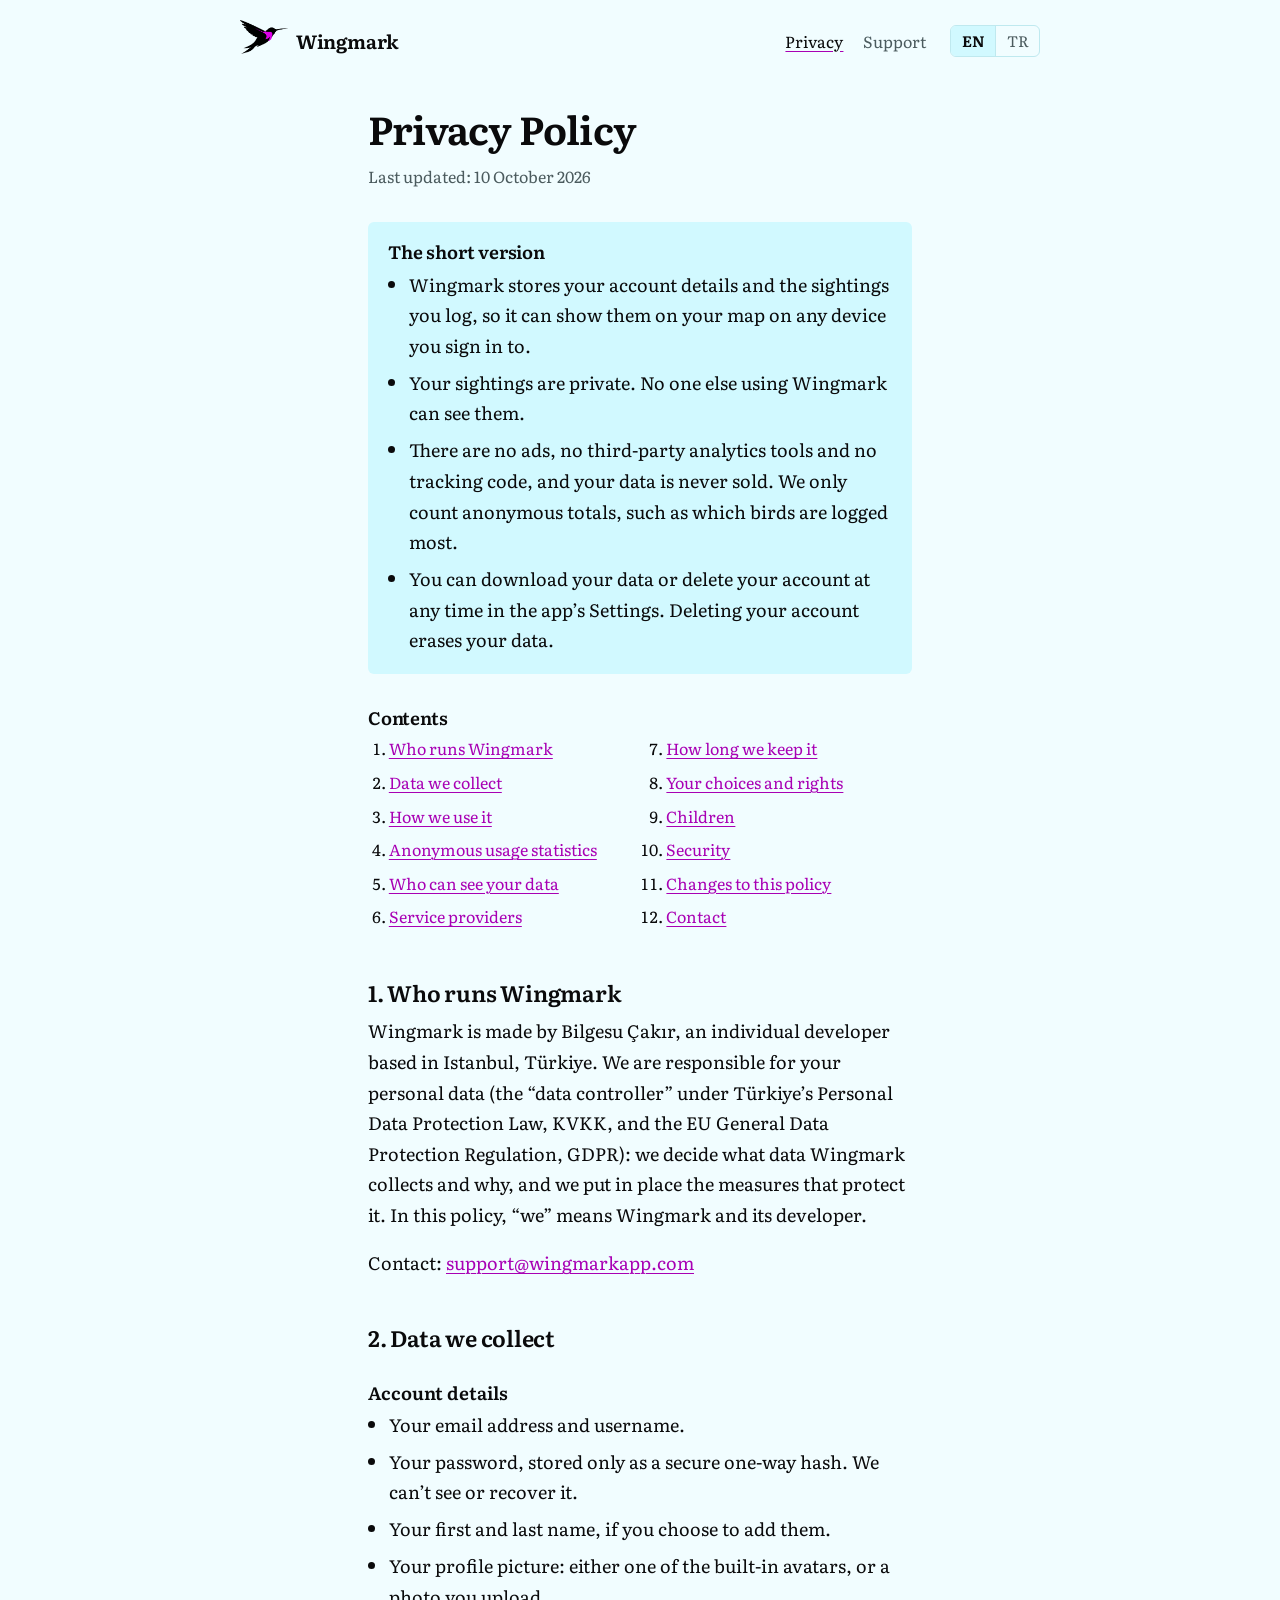
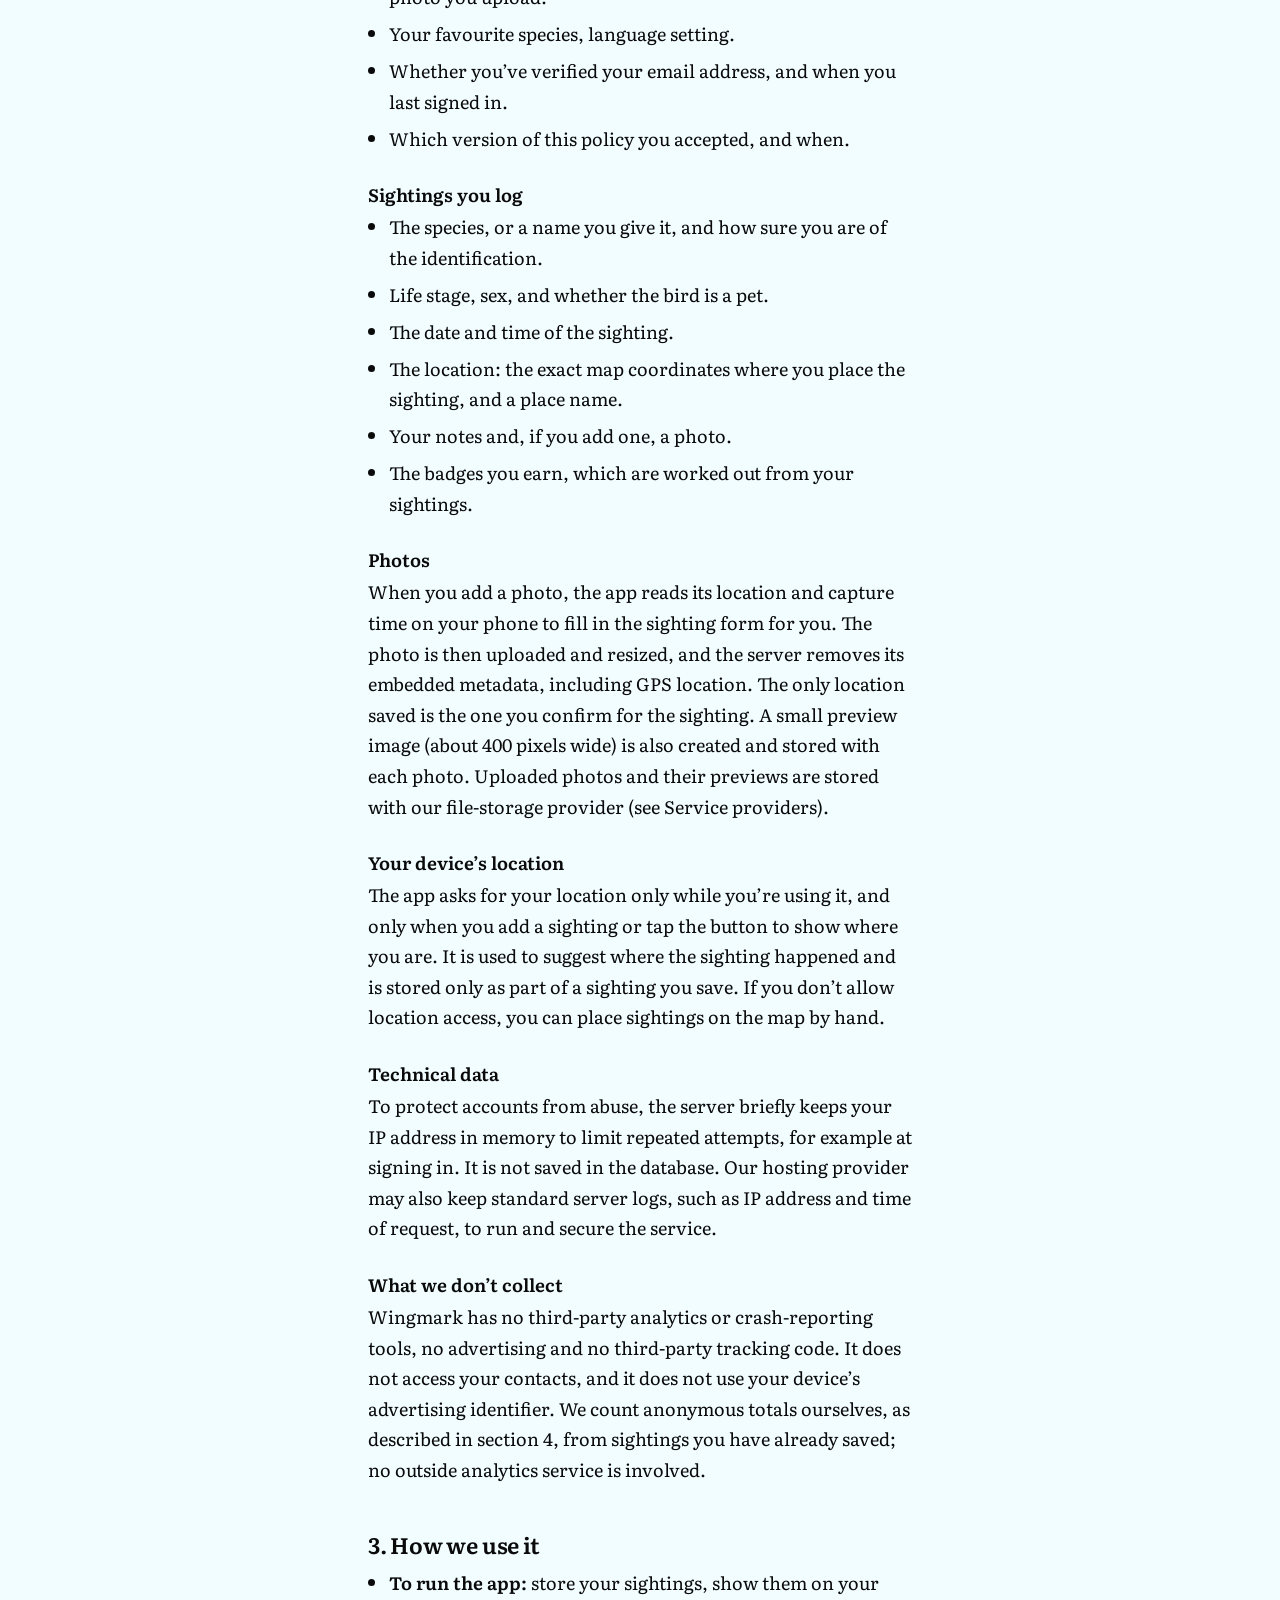
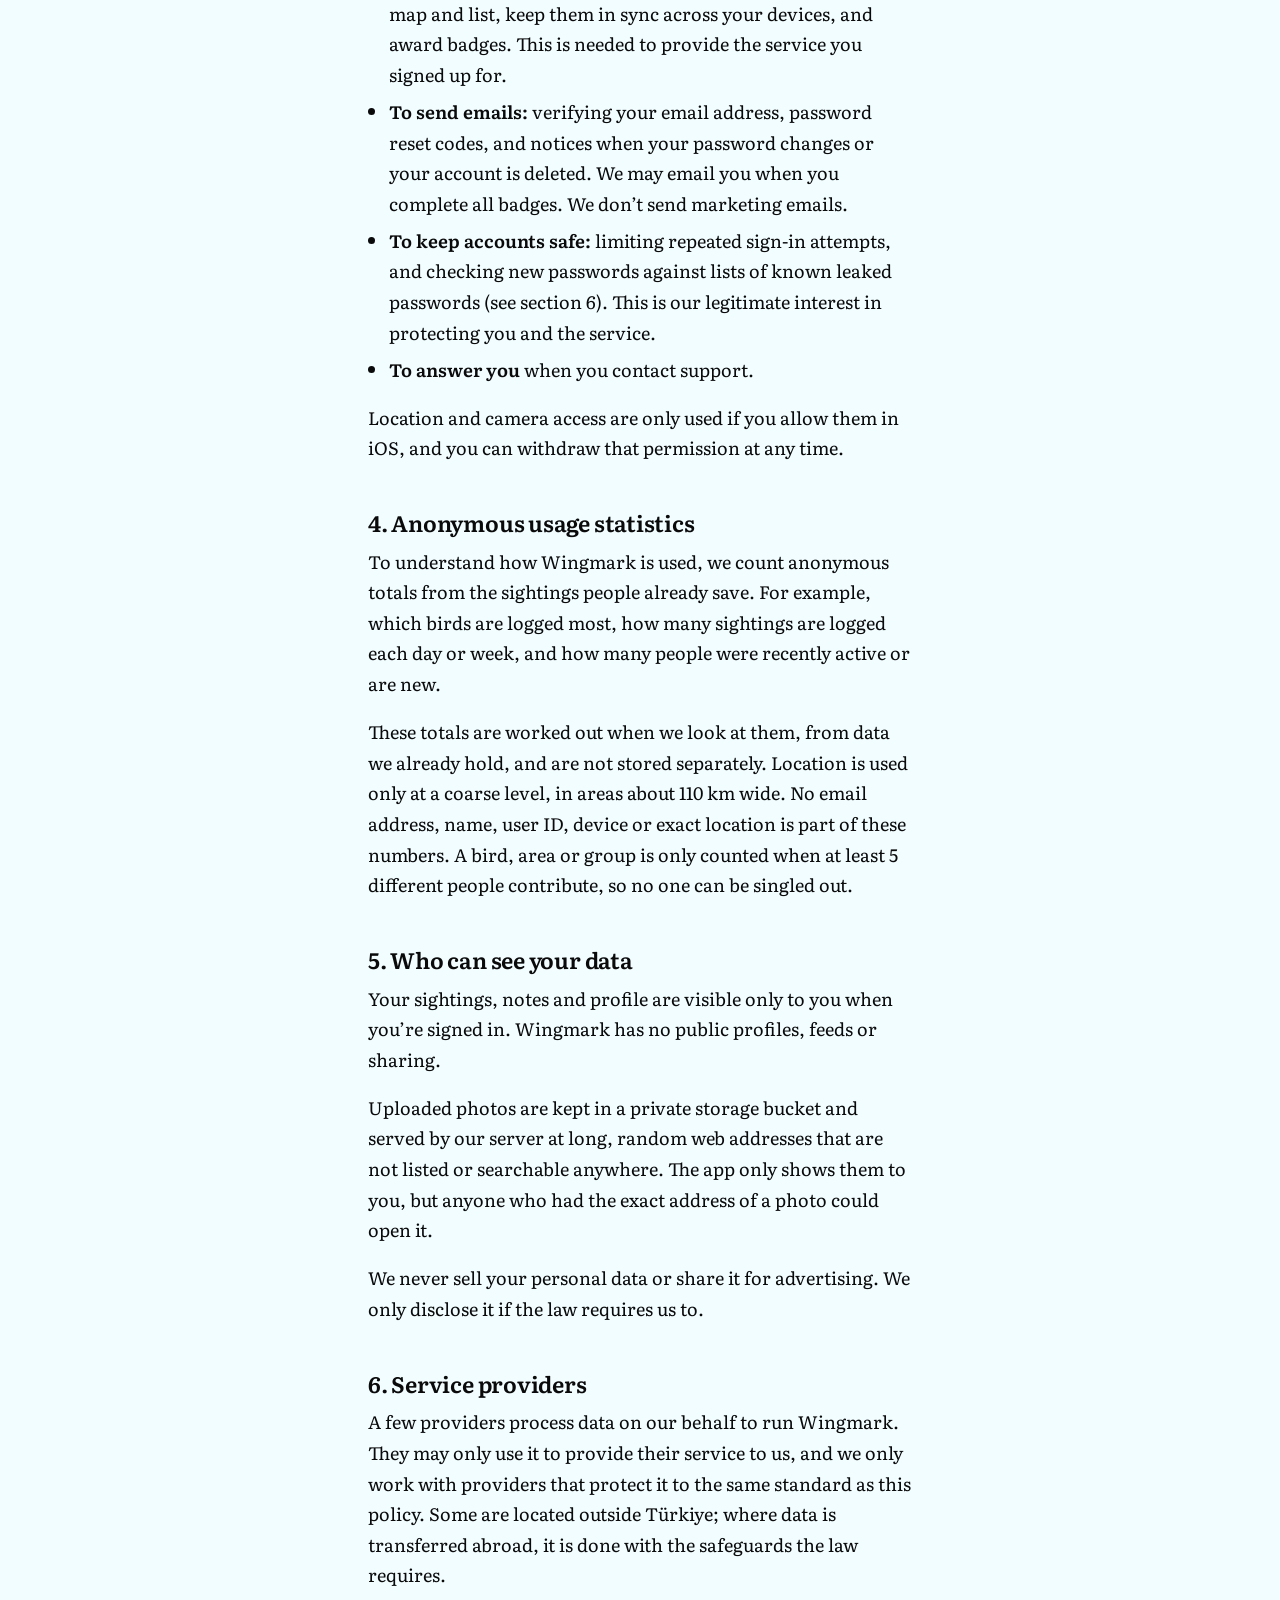
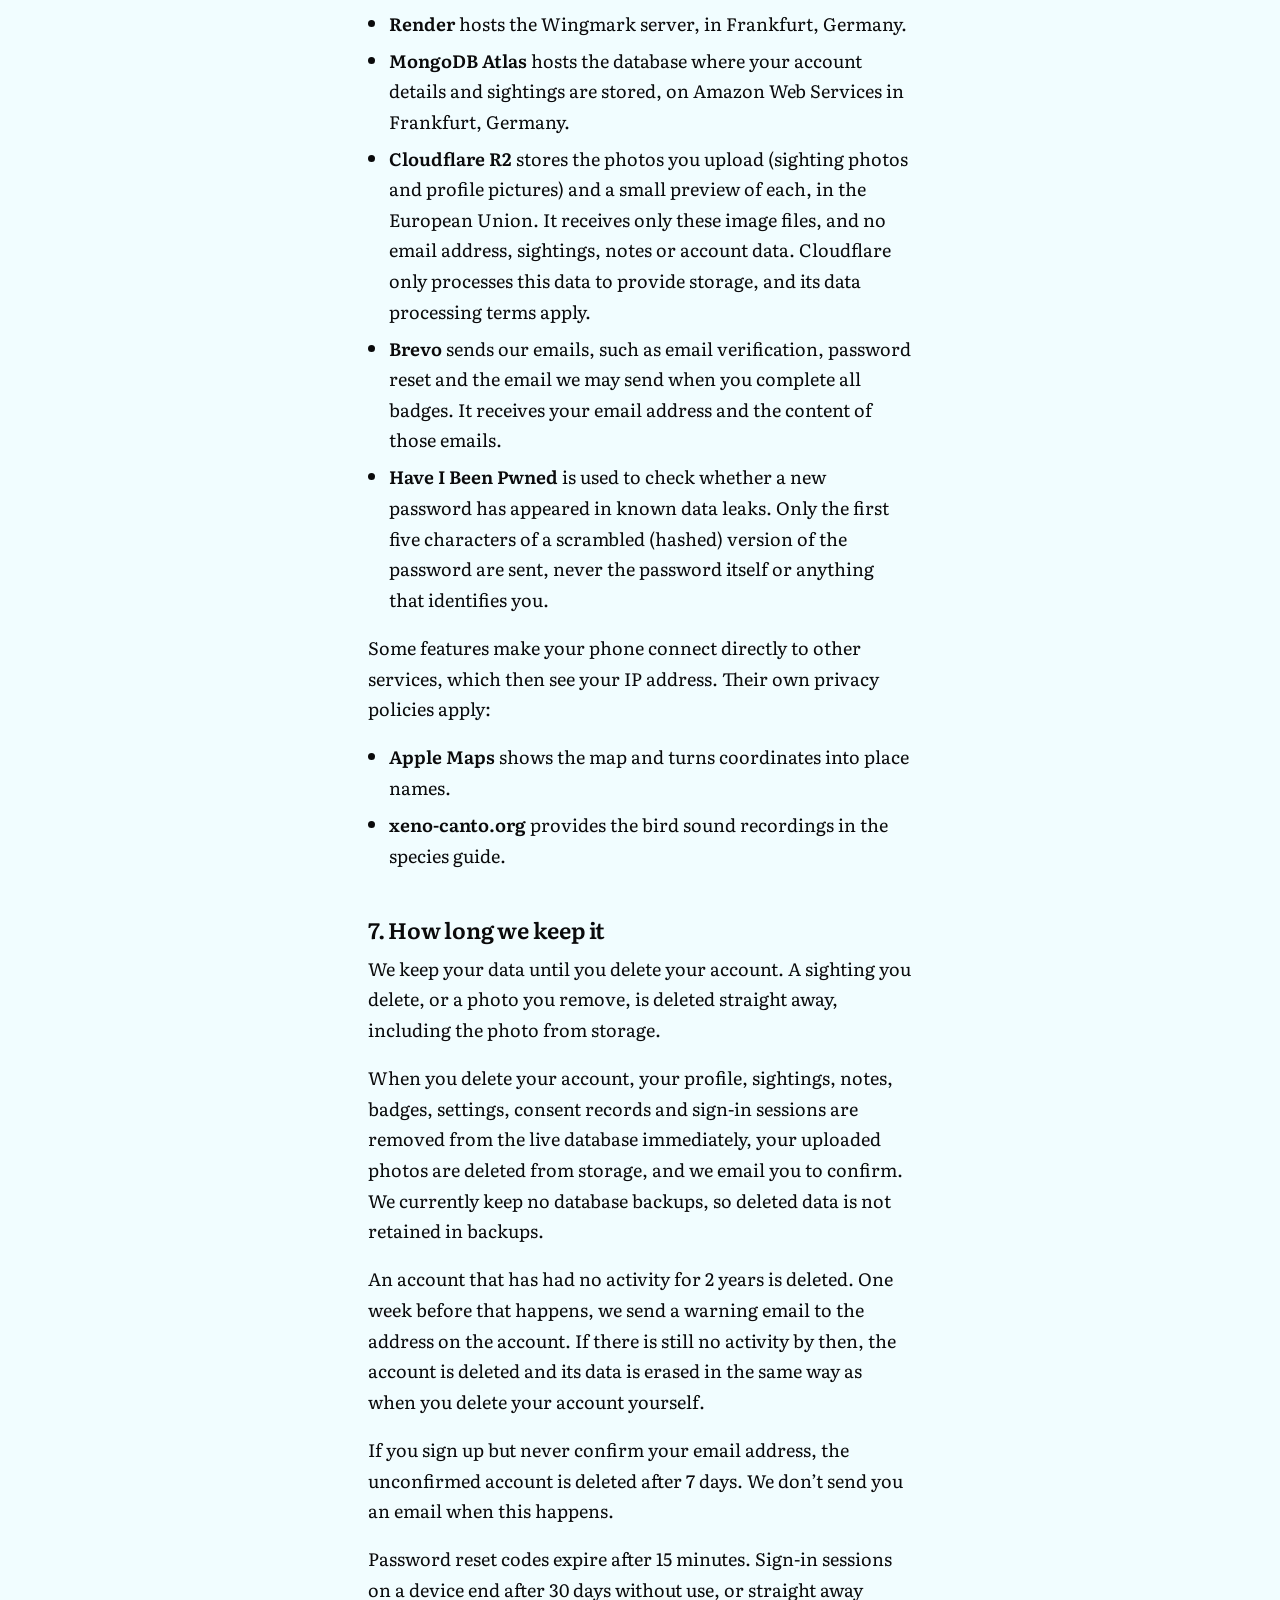
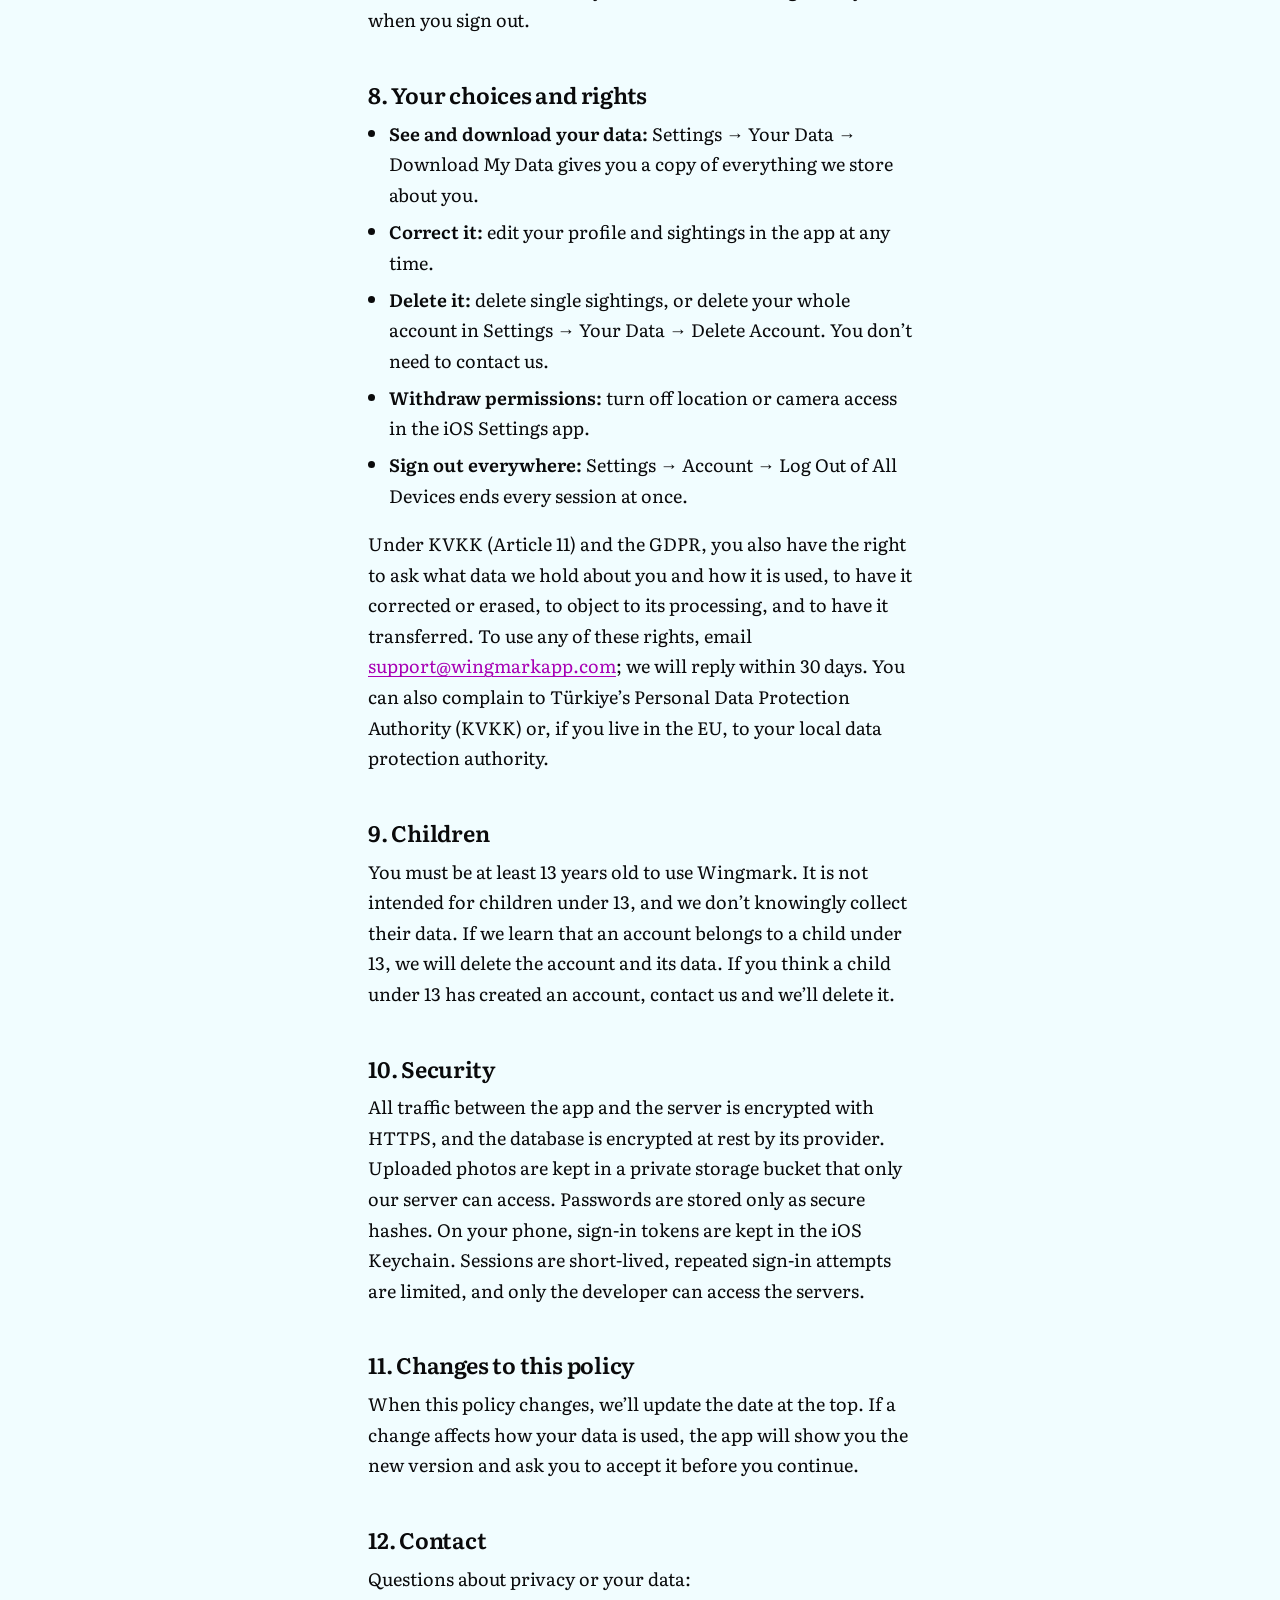
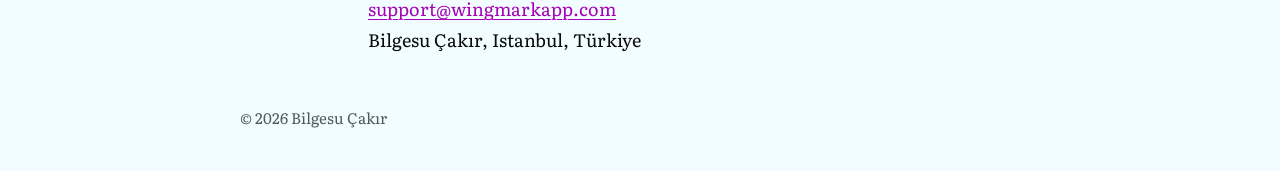
<file: privacy.html>
<!doctype html>
<html lang="en">
<head>
  <meta charset="utf-8">
  <meta name="viewport" content="width=device-width, initial-scale=1">
  <title>Privacy Policy · Wingmark</title>
  <meta name="description" content="How the Wingmark app collects, uses, stores and deletes your data.">
  <link rel="icon" href="favicon.png" type="image/png">
  <link rel="apple-touch-icon" href="apple-touch-icon.png">
  <link rel="preload" href="fonts/literata-latin.woff2" as="font" type="font/woff2" crossorigin>
  <link rel="stylesheet" href="style.css">
  <link rel="alternate" hreflang="en" href="https://wingmarkapp.com/privacy">
  <link rel="alternate" hreflang="tr" href="https://wingmarkapp.com/privacy-tr">
</head>
<body>
  <header class="site-header">
    <div class="wide">
      <a class="brand" href="/"><picture><source srcset="img/bird-cyan.png" media="(prefers-color-scheme: dark)"><img src="img/bird-black.png" alt="" width="40" height="28"></picture>Wingmark</a>
      <div class="header-end">
        <nav class="site-nav" aria-label="Main">
          <a href="/privacy" aria-current="page">Privacy</a>
          <a href="/support">Support</a>
        </nav>
        <nav class="lang-toggle" aria-label="Language">
          <a href="/privacy" lang="en" hreflang="en" aria-current="true">EN</a>
          <a href="/privacy-tr" lang="tr" hreflang="tr">TR</a>
        </nav>
      </div>
    </div>
  </header>

  <main class="column policy">
    <h1>Privacy Policy</h1>
    <p class="meta">Last updated: 10 October 2026</p>

    <section class="summary" aria-labelledby="short">
      <h2 id="short">The short version</h2>
      <ul>
        <li>Wingmark stores your account details and the sightings you log, so it can show them on your map on any device you sign in to.</li>
        <li>Your sightings are private. No one else using Wingmark can see them.</li>
        <li>There are no ads, no third-party analytics tools and no tracking code, and your data is never sold. We only count anonymous totals, such as which birds are logged most.</li>
        <li>You can download your data or delete your account at any time in the app’s Settings. Deleting your account erases your data.</li>
      </ul>
    </section>

    <nav class="contents" aria-labelledby="contents">
      <h2 id="contents">Contents</h2>
      <ol>
        <li><a href="#who">Who runs Wingmark</a></li>
        <li><a href="#collect">Data we collect</a></li>
        <li><a href="#use">How we use it</a></li>
        <li><a href="#statistics">Anonymous usage statistics</a></li>
        <li><a href="#visibility">Who can see your data</a></li>
        <li><a href="#processors">Service providers</a></li>
        <li><a href="#retention">How long we keep it</a></li>
        <li><a href="#rights">Your choices and rights</a></li>
        <li><a href="#children">Children</a></li>
        <li><a href="#security">Security</a></li>
        <li><a href="#changes">Changes to this policy</a></li>
        <li><a href="#contact">Contact</a></li>
      </ol>
    </nav>

    <h2 id="who">1. Who runs Wingmark</h2>
    <p>Wingmark is made by Bilgesu Çakır, an individual developer based in Istanbul, Türkiye. We are responsible for your personal data (the “data controller” under Türkiye’s Personal Data Protection Law, KVKK, and the EU General Data Protection Regulation, GDPR): we decide what data Wingmark collects and why, and we put in place the measures that protect it. In this policy, “we” means Wingmark and its developer.</p>
    <p>Contact: <a href="mailto:support@wingmarkapp.com">support@wingmarkapp.com</a></p>

    <h2 id="collect">2. Data we collect</h2>
    <h3>Account details</h3>
    <ul>
      <li>Your email address and username.</li>
      <li>Your password, stored only as a secure one-way hash. We can’t see or recover it.</li>
      <li>Your first and last name, if you choose to add them.</li>
      <li>Your profile picture: either one of the built-in avatars, or a photo you upload.</li>
      <li>Your favourite species, language setting.</li>
      <li>Whether you’ve verified your email address, and when you last signed in.</li>
      <li>Which version of this policy you accepted, and when.</li>
    </ul>

    <h3>Sightings you log</h3>
    <ul>
      <li>The species, or a name you give it, and how sure you are of the identification.</li>
      <li>Life stage, sex, and whether the bird is a pet.</li>
      <li>The date and time of the sighting.</li>
      <li>The location: the exact map coordinates where you place the sighting, and a place name.</li>
      <li>Your notes and, if you add one, a photo.</li>
      <li>The badges you earn, which are worked out from your sightings.</li>
    </ul>

    <h3>Photos</h3>
    <p>When you add a photo, the app reads its location and capture time on your phone to fill in the sighting form for you. The photo is then uploaded and resized, and the server removes its embedded metadata, including GPS location. The only location saved is the one you confirm for the sighting. A small preview image (about 400 pixels wide) is also created and stored with each photo. Uploaded photos and their previews are stored with our file-storage provider (see Service providers).</p>

    <h3>Your device’s location</h3>
    <p>The app asks for your location only while you’re using it, and only when you add a sighting or tap the button to show where you are. It is used to suggest where the sighting happened and is stored only as part of a sighting you save. If you don’t allow location access, you can place sightings on the map by hand.</p>

    <h3>Technical data</h3>
    <p>To protect accounts from abuse, the server briefly keeps your IP address in memory to limit repeated attempts, for example at signing in. It is not saved in the database. Our hosting provider may also keep standard server logs, such as IP address and time of request, to run and secure the service.</p>

    <h3>What we don’t collect</h3>
    <p>Wingmark has no third-party analytics or crash-reporting tools, no advertising and no third-party tracking code. It does not access your contacts, and it does not use your device’s advertising identifier. We count anonymous totals ourselves, as described in section 4, from sightings you have already saved; no outside analytics service is involved.</p>

    <h2 id="use">3. How we use it</h2>
    <ul>
      <li><strong>To run the app:</strong> store your sightings, show them on your map and list, keep them in sync across your devices, and award badges. This is needed to provide the service you signed up for.</li>
      <li><strong>To send emails:</strong> verifying your email address, password reset codes, and notices when your password changes or your account is deleted. We may email you when you complete all badges. We don’t send marketing emails.</li>
      <li><strong>To keep accounts safe:</strong> limiting repeated sign-in attempts, and checking new passwords against lists of known leaked passwords (see section 6). This is our legitimate interest in protecting you and the service.</li>
      <li><strong>To answer you</strong> when you contact support.</li>
    </ul>
    <p>Location and camera access are only used if you allow them in iOS, and you can withdraw that permission at any time.</p>

    <h2 id="statistics">4. Anonymous usage statistics</h2>
    <p>To understand how Wingmark is used, we count anonymous totals from the sightings people already save. For example, which birds are logged most, how many sightings are logged each day or week, and how many people were recently active or are new.</p>
    <p>These totals are worked out when we look at them, from data we already hold, and are not stored separately. Location is used only at a coarse level, in areas about 110 km wide. No email address, name, user ID, device or exact location is part of these numbers. A bird, area or group is only counted when at least 5 different people contribute, so no one can be singled out.</p>

    <h2 id="visibility">5. Who can see your data</h2>
    <p>Your sightings, notes and profile are visible only to you when you’re signed in. Wingmark has no public profiles, feeds or sharing.</p>
    <p>Uploaded photos are kept in a private storage bucket and served by our server at long, random web addresses that are not listed or searchable anywhere. The app only shows them to you, but anyone who had the exact address of a photo could open it.</p>
    <p>We never sell your personal data or share it for advertising. We only disclose it if the law requires us to.</p>

    <h2 id="processors">6. Service providers</h2>
    <p>A few providers process data on our behalf to run Wingmark. They may only use it to provide their service to us, and we only work with providers that protect it to the same standard as this policy. Some are located outside Türkiye; where data is transferred abroad, it is done with the safeguards the law requires.</p>
    <ul>
      <li><strong>Render</strong> hosts the Wingmark server, in Frankfurt, Germany.</li>
      <li><strong>MongoDB Atlas</strong> hosts the database where your account details and sightings are stored, on Amazon Web Services in Frankfurt, Germany.</li>
      <li><strong>Cloudflare R2</strong> stores the photos you upload (sighting photos and profile pictures) and a small preview of each, in the European Union. It receives only these image files, and no email address, sightings, notes or account data. Cloudflare only processes this data to provide storage, and its data processing terms apply.</li>
      <li><strong>Brevo</strong> sends our emails, such as email verification, password reset and the email we may send when you complete all badges. It receives your email address and the content of those emails.</li>
      <li><strong>Have I Been Pwned</strong> is used to check whether a new password has appeared in known data leaks. Only the first five characters of a scrambled (hashed) version of the password are sent, never the password itself or anything that identifies you.</li>
    </ul>
    <p>Some features make your phone connect directly to other services, which then see your IP address. Their own privacy policies apply:</p>
    <ul>
      <li><strong>Apple Maps</strong> shows the map and turns coordinates into place names.</li>
      <li><strong>xeno-canto.org</strong> provides the bird sound recordings in the species guide.</li>
    </ul>

    <h2 id="retention">7. How long we keep it</h2>
    <p>We keep your data until you delete your account. A sighting you delete, or a photo you remove, is deleted straight away, including the photo from storage.</p>
    <p>When you delete your account, your profile, sightings, notes, badges, settings, consent records and sign-in sessions are removed from the live database immediately, your uploaded photos are deleted from storage, and we email you to confirm. We currently keep no database backups, so deleted data is not retained in backups.</p>
    <!-- NOTE(owner): Atlas backups are currently inactive (checked in the Atlas dashboard). If backups are ever turned on, update this section and the Last updated date in BOTH language versions: state the backup retention period and when deleted data leaves the backups. -->
    <p>An account that has had no activity for 2 years is deleted. One week before that happens, we send a warning email to the address on the account. If there is still no activity by then, the account is deleted and its data is erased in the same way as when you delete your account yourself.</p>
    <p>If you sign up but never confirm your email address, the unconfirmed account is deleted after 7 days. We don’t send you an email when this happens.</p>
    <p>Password reset codes expire after 15 minutes. Sign-in sessions on a device end after 30 days without use, or straight away when you sign out.</p>

    <h2 id="rights">8. Your choices and rights</h2>
    <ul>
      <li><strong>See and download your data:</strong> Settings → Your Data → Download My Data gives you a copy of everything we store about you.</li>
      <li><strong>Correct it:</strong> edit your profile and sightings in the app at any time.</li>
      <li><strong>Delete it:</strong> delete single sightings, or delete your whole account in Settings → Your Data → Delete Account. You don’t need to contact us.</li>
      <li><strong>Withdraw permissions:</strong> turn off location or camera access in the iOS Settings app.</li>
      <li><strong>Sign out everywhere:</strong> Settings → Account → Log Out of All Devices ends every session at once.</li>
    </ul>
    <p>Under KVKK (Article 11) and the GDPR, you also have the right to ask what data we hold about you and how it is used, to have it corrected or erased, to object to its processing, and to have it transferred. To use any of these rights, email <a href="mailto:support@wingmarkapp.com">support@wingmarkapp.com</a>; we will reply within 30 days. You can also complain to Türkiye’s Personal Data Protection Authority (KVKK) or, if you live in the EU, to your local data protection authority.</p>

    <h2 id="children">9. Children</h2>
    <p>You must be at least 13 years old to use Wingmark. It is not intended for children under 13, and we don’t knowingly collect their data. If we learn that an account belongs to a child under 13, we will delete the account and its data. If you think a child under 13 has created an account, contact us and we’ll delete it.</p>

    <h2 id="security">10. Security</h2>
    <p>All traffic between the app and the server is encrypted with HTTPS, and the database is encrypted at rest by its provider. Uploaded photos are kept in a private storage bucket that only our server can access. Passwords are stored only as secure hashes. On your phone, sign-in tokens are kept in the iOS Keychain. Sessions are short-lived, repeated sign-in attempts are limited, and only the developer can access the servers.</p>

    <h2 id="changes">11. Changes to this policy</h2>
    <p>When this policy changes, we’ll update the date at the top. If a change affects how your data is used, the app will show you the new version and ask you to accept it before you continue.</p>

    <h2 id="contact">12. Contact</h2>
    <p>Questions about privacy or your data: <a href="mailto:support@wingmarkapp.com">support@wingmarkapp.com</a><br>Bilgesu Çakır, Istanbul, Türkiye</p>
  </main>

  <footer class="site-footer">
    <div class="wide">
      <p>© 2026 Bilgesu Çakır</p>
    </div>
  </footer>
</body>
</html>
</file>
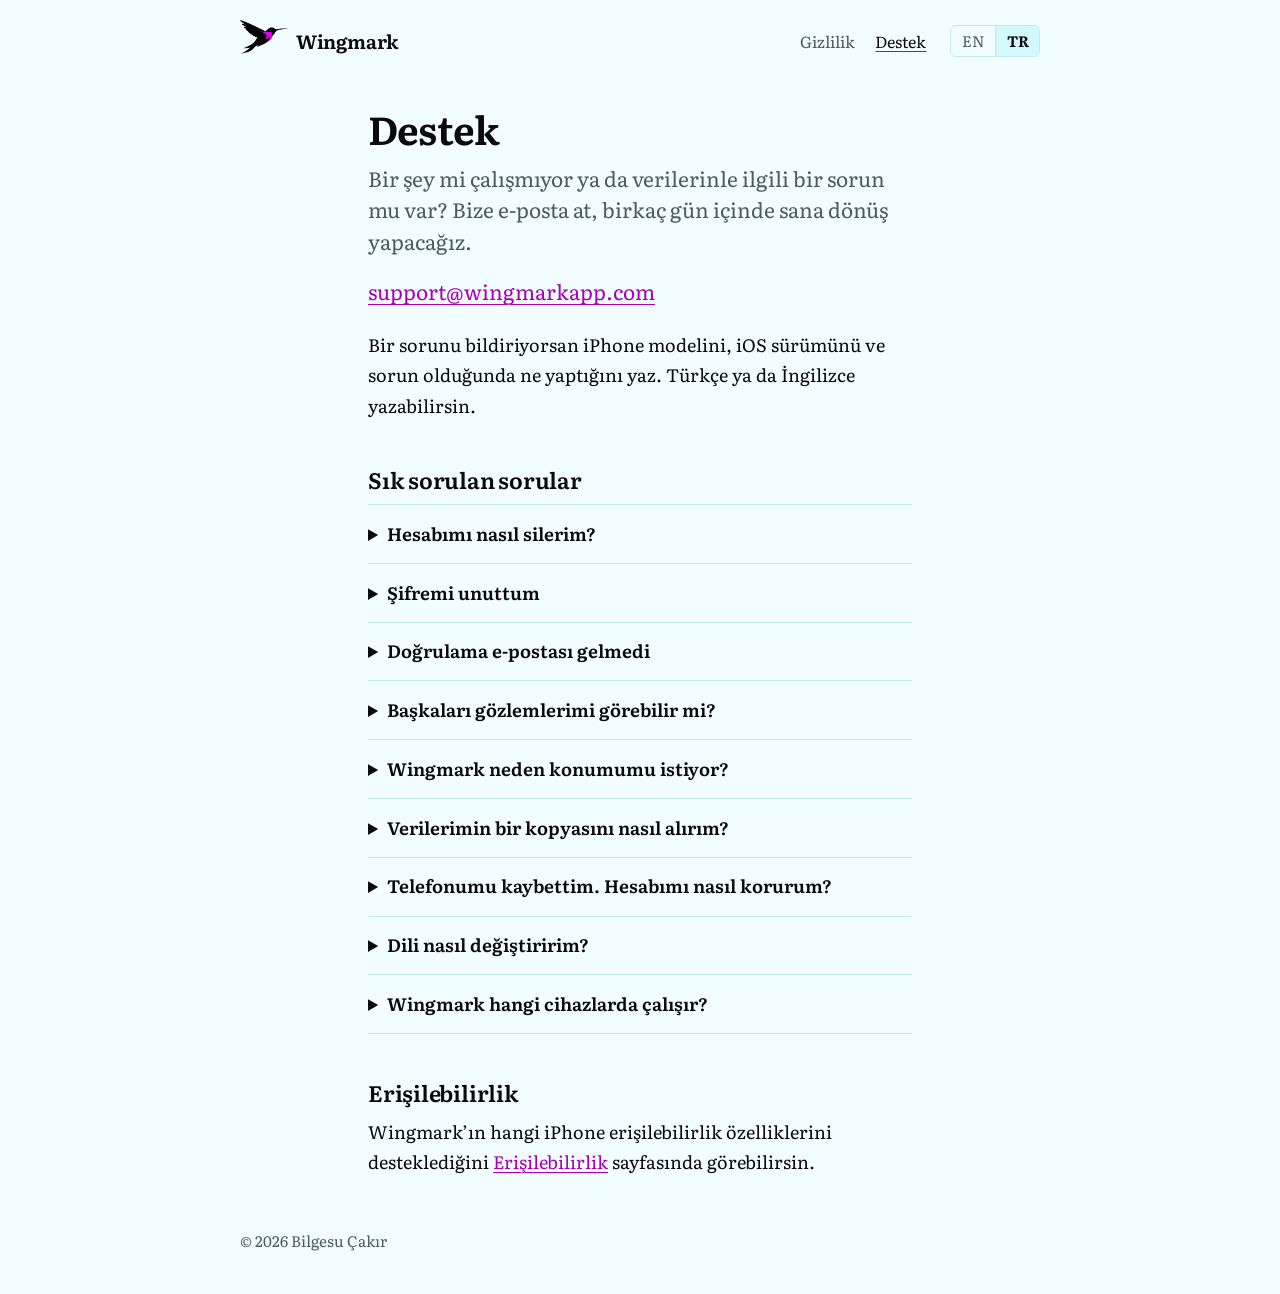
<file: support-tr.html>
<!doctype html>
<html lang="tr">
<head>
  <meta charset="utf-8">
  <meta name="viewport" content="width=device-width, initial-scale=1">
  <title>Destek · Wingmark</title>
  <meta name="description" content="Wingmark için yardım al: iletişim bilgileri ve sık sorulan sorular.">
  <link rel="icon" href="favicon.png" type="image/png">
  <link rel="apple-touch-icon" href="apple-touch-icon.png">
  <link rel="preload" href="fonts/literata-latin.woff2" as="font" type="font/woff2" crossorigin>
  <link rel="stylesheet" href="style.css">
  <link rel="alternate" hreflang="en" href="https://wingmarkapp.com/support">
  <link rel="alternate" hreflang="tr" href="https://wingmarkapp.com/support-tr">
</head>
<body>
  <header class="site-header">
    <div class="wide">
      <a class="brand" href="/index-tr"><picture><source srcset="img/bird-cyan.png" media="(prefers-color-scheme: dark)"><img src="img/bird-black.png" alt="" width="40" height="28"></picture>Wingmark</a>
      <div class="header-end">
        <nav class="site-nav" aria-label="Ana menü">
          <a href="/privacy-tr">Gizlilik</a>
          <a href="/support-tr" aria-current="page">Destek</a>
        </nav>
        <nav class="lang-toggle" aria-label="Dil">
          <a href="/support" lang="en" hreflang="en">EN</a>
          <a href="/support-tr" lang="tr" hreflang="tr" aria-current="true">TR</a>
        </nav>
      </div>
    </div>
  </header>

  <main class="column">
    <h1>Destek</h1>
    <p class="lede">Bir şey mi çalışmıyor ya da verilerinle ilgili bir sorun mu var? Bize e-posta at, birkaç gün içinde sana dönüş yapacağız.</p>
    <p class="contact"><a href="mailto:support@wingmarkapp.com?subject=Wingmark%20destek">support@wingmarkapp.com</a></p>
    <p>Bir sorunu bildiriyorsan iPhone modelini, iOS sürümünü ve sorun olduğunda ne yaptığını yaz. Türkçe ya da İngilizce yazabilirsin.</p>

    <section class="faq" aria-labelledby="sss">
      <h2 id="sss">Sık sorulan sorular</h2>

      <details>
        <summary>Hesabımı nasıl silerim?</summary>
        <p>Uygulamada Ayarlar → Verilerin → Hesabı Sil’e git, şifreni gir ve onayla. Profilin, gözlemlerin, fotoğrafların ve rozetlerin hemen silinir ve onay içeren bir e-posta alırsın. Bu işlem geri alınamaz; bir kopya istiyorsan önce Ayarlar → Verilerin → Verilerimi İndir’i kullan.</p>
      </details>

      <details>
        <summary>Şifremi unuttum</summary>
        <p>Giriş ekranında Şifreni mi unuttun?’a dokun ve e-posta adresini gir. 15 dakika geçerli, 6 haneli bir kod alırsın. Kodu yeni şifrenle birlikte uygulamaya gir. Güvenliğin için bu işlem tüm cihazlarındaki oturumları kapatır.</p>
      </details>

      <details>
        <summary>Doğrulama e-postası gelmedi</summary>
        <p>Önce istenmeyen (spam) klasörüne bak. Orada yoksa doğrulama ekranındaki E-postayı Tekrar Gönder’e dokun. E-postadaki bağlantı 24 saat geçerlidir.</p>
      </details>

      <details>
        <summary>Başkaları gözlemlerimi görebilir mi?</summary>
        <p>Hayır. Gözlemlerin, notların ve fotoğrafların yalnızca sana görünür. Nelerin nerede saklandığı <a href="/privacy-tr">Gizlilik Politikası</a>’nda ayrıntılı olarak anlatılıyor.</p>
      </details>

      <details>
        <summary>Wingmark neden konumumu istiyor?</summary>
        <p>Yalnızca gözlem eklerken gözlemin nerede olduğunu önermek ya da haritada bulunduğun yeri göstermek için. Paylaşmak istemezsen İzin Verme’yi seç ve gözlemlerini haritaya elle yerleştir. Bunu daha sonra iOS Ayarlar uygulamasında Wingmark → Konum’dan değiştirebilirsin.</p>
      </details>

      <details>
        <summary>Verilerimin bir kopyasını nasıl alırım?</summary>
        <p>Ayarlar → Verilerin → Verilerimi İndir’e git. Uygulama, hakkında saklanan her şeyi içeren bir dosya oluşturur; bunu kaydedebilir ya da paylaşabilirsin.</p>
      </details>

      <details>
        <summary>Telefonumu kaybettim. Hesabımı nasıl korurum?</summary>
        <p>Başka bir cihazda giriş yap ve Ayarlar → Hesap → Tüm Cihazlardan Çıkış Yap’a git. Kayıp telefondaki oturum dahil tüm oturumlar anında kapanır. Şifreni değiştirmek de aynı etkiyi yapar.</p>
      </details>

      <details>
        <summary>Dili nasıl değiştiririm?</summary>
        <p>Ayarlar’da Dil’i seç ve Sistem, English veya Türkçe’den birini belirle.</p>
      </details>

      <details>
        <summary>Wingmark hangi cihazlarda çalışır?</summary>
        <p>Wingmark bir iPhone uygulamasıdır ve iOS 26.5 veya üstünü gerektirir.</p>
      </details>
    </section>

    <h2 id="erisilebilirlik">Erişilebilirlik</h2>
    <p>Wingmark’ın hangi iPhone erişilebilirlik özelliklerini desteklediğini <a href="/accessibility-tr">Erişilebilirlik</a> sayfasında görebilirsin.</p>
  </main>

  <footer class="site-footer">
    <div class="wide">
      <p>© 2026 Bilgesu Çakır</p>
    </div>
  </footer>
</body>
</html>
</file>
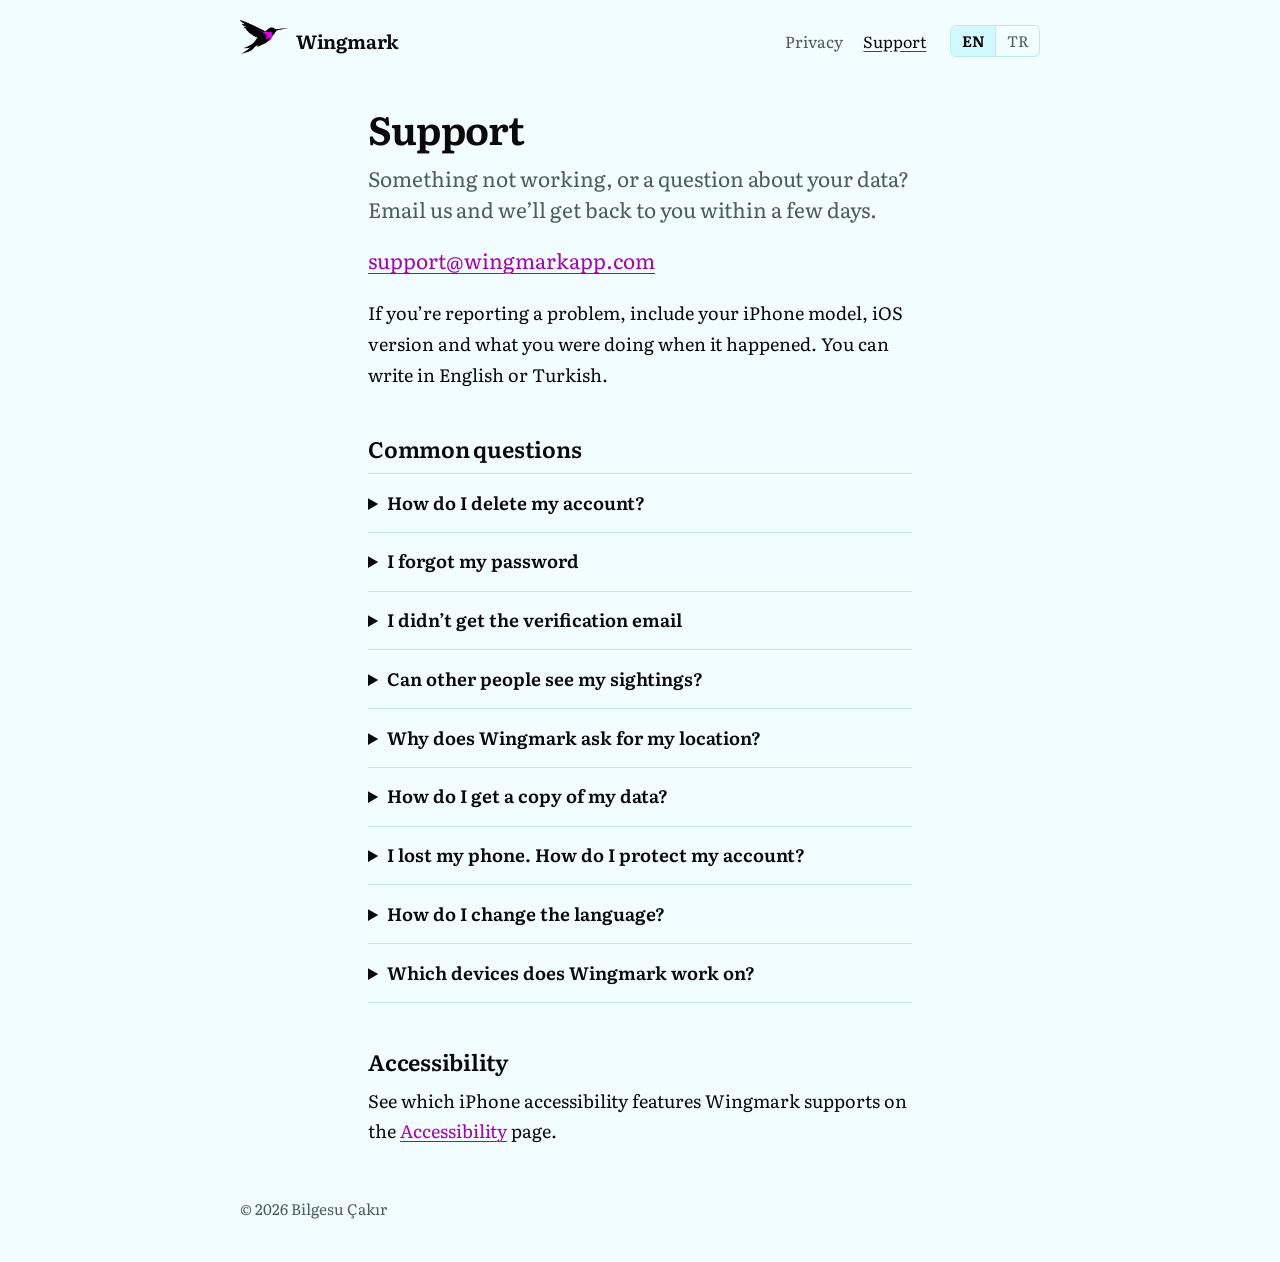
<file: support.html>
<!doctype html>
<html lang="en">
<head>
  <meta charset="utf-8">
  <meta name="viewport" content="width=device-width, initial-scale=1">
  <title>Support · Wingmark</title>
  <meta name="description" content="Get help with Wingmark: contact details and answers to common questions.">
  <link rel="icon" href="favicon.png" type="image/png">
  <link rel="apple-touch-icon" href="apple-touch-icon.png">
  <link rel="preload" href="fonts/literata-latin.woff2" as="font" type="font/woff2" crossorigin>
  <link rel="stylesheet" href="style.css">
  <link rel="alternate" hreflang="en" href="https://wingmarkapp.com/support">
  <link rel="alternate" hreflang="tr" href="https://wingmarkapp.com/support-tr">
</head>
<body>
  <header class="site-header">
    <div class="wide">
      <a class="brand" href="/"><picture><source srcset="img/bird-cyan.png" media="(prefers-color-scheme: dark)"><img src="img/bird-black.png" alt="" width="40" height="28"></picture>Wingmark</a>
      <div class="header-end">
        <nav class="site-nav" aria-label="Main">
          <a href="/privacy">Privacy</a>
          <a href="/support" aria-current="page">Support</a>
        </nav>
        <nav class="lang-toggle" aria-label="Language">
          <a href="/support" lang="en" hreflang="en" aria-current="true">EN</a>
          <a href="/support-tr" lang="tr" hreflang="tr">TR</a>
        </nav>
      </div>
    </div>
  </header>

  <main class="column">
    <h1>Support</h1>
    <p class="lede">Something not working, or a question about your data? Email us and we’ll get back to you within a few days.</p>
    <p class="contact"><a href="mailto:support@wingmarkapp.com?subject=Wingmark%20support">support@wingmarkapp.com</a></p>
    <p>If you’re reporting a problem, include your iPhone model, iOS version and what you were doing when it happened. You can write in English or Turkish.</p>

    <section class="faq" aria-labelledby="faq">
      <h2 id="faq">Common questions</h2>

      <details>
        <summary>How do I delete my account?</summary>
        <p>In the app, go to Settings → Your Data → Delete Account, enter your password and confirm. Your profile, sightings, photos and badges are erased straight away, and you’ll get an email confirming it. This can’t be undone, so use Settings → Your Data → Download My Data first if you want a copy.</p>
      </details>

      <details>
        <summary>I forgot my password</summary>
        <p>On the login screen, tap Forgot Password? and enter your email address. You’ll receive a 6-digit code that works for 15 minutes. Enter it in the app with your new password. For your security, this signs you out on all your devices.</p>
      </details>

      <details>
        <summary>I didn’t get the verification email</summary>
        <p>Check your spam or junk folder first. If it isn’t there, tap Resend Email on the “Check your inbox” screen. The link in the email works for 24 hours.</p>
      </details>

      <details>
        <summary>Can other people see my sightings?</summary>
        <p>No. Your sightings, notes and photos are visible only to you. The <a href="/privacy">Privacy Policy</a> explains exactly what is stored and where.</p>
      </details>

      <details>
        <summary>Why does Wingmark ask for my location?</summary>
        <p>Only to suggest where a sighting happened when you add one, or to show where you are on the map. If you’d rather not share it, choose Don’t Allow and place your sightings on the map by hand. You can change this later in the iOS Settings app under Wingmark → Location.</p>
      </details>

      <details>
        <summary>How do I get a copy of my data?</summary>
        <p>Go to Settings → Your Data → Download My Data. The app creates a file with everything stored about you, which you can save or share.</p>
      </details>

      <details>
        <summary>I lost my phone. How do I protect my account?</summary>
        <p>Sign in on another device and go to Settings → Account → Log Out of All Devices. Every session ends immediately, including the one on the lost phone. Changing your password does the same.</p>
      </details>

      <details>
        <summary>How do I change the language?</summary>
        <p>In Settings, choose Language and pick System, English or Türkçe.</p>
      </details>

      <details>
        <summary>Which devices does Wingmark work on?</summary>
        <p>Wingmark is an iPhone app and needs iOS 26.5 or later.</p>
      </details>
    </section>

    <h2 id="accessibility">Accessibility</h2>
    <p>See which iPhone accessibility features Wingmark supports on the <a href="/accessibility">Accessibility</a> page.</p>
  </main>

  <footer class="site-footer">
    <div class="wide">
      <p>© 2026 Bilgesu Çakır</p>
    </div>
  </footer>
</body>
</html>
</file>
<file: style.css>
/* Literata, self-hosted so the site makes no third-party requests. SIL OFL 1.1, see fonts/OFL.txt */
@font-face {
  font-family: "Literata";
  font-style: normal;
  font-display: swap;
  font-weight: 200 900;
  src: url("fonts/literata-latin-ext.woff2") format("woff2");
  unicode-range: U+0100-02BA, U+02BD-02C5, U+02C7-02CC, U+02CE-02D7, U+02DD-02FF, U+0304, U+0308, U+0329, U+1D00-1DBF, U+1E00-1E9F, U+1EF2-1EFF, U+2020, U+20A0-20AB, U+20AD-20C0, U+2113, U+2C60-2C7F, U+A720-A7FF;
}

@font-face {
  font-family: "Literata";
  font-style: normal;
  font-display: swap;
  font-weight: 200 900;
  src: url("fonts/literata-latin.woff2") format("woff2");
  unicode-range: U+0000-00FF, U+0131, U+0152-0153, U+02BB-02BC, U+02C6, U+02DA, U+02DC, U+0304, U+0308, U+0329, U+2000-206F, U+20AC, U+2122, U+2191, U+2193, U+2212, U+2215, U+FEFF, U+FFFD;
}

:root {
  color-scheme: light;
  --paper: #f1fdff;
  --ink: #0a0a0b;
  --muted: #4b5b5e;
  --accent: #a800b4;
  --mark: #df00eb;
  --panel: #d1f9ff;
  --map: #66efff;
  --contour: #3fb3c2;
  --water: #1c9aab;
  --rule: #bfe9ef;
  --raised: #ffffff;
  --measure: 36rem;
}

@media (prefers-color-scheme: dark) {
  :root {
    color-scheme: dark;
    --paper: #121212;
    --ink: #eafdff;
    --muted: #9db4b7;
    --accent: #01f3ff;
    --mark: #df00eb;
    --panel: #1c1c1d;
    --map: #171819;
    --contour: #24494e;
    --water: #1d6f77;
    --rule: #2a2d2e;
    --raised: #1f2021;
  }
}

*,
*::before,
*::after {
  box-sizing: border-box;
}

html {
  -webkit-text-size-adjust: 100%;
}

body {
  margin: 0;
  background: var(--paper);
  color: var(--ink);
  font-family: "Literata", Georgia, "Times New Roman", serif;
  font-size: 1.125rem;
  line-height: 1.7;
  font-optical-sizing: auto;
}

a {
  color: var(--accent);
  text-decoration-thickness: 1px;
  text-underline-offset: 0.18em;
}

a:hover {
  text-decoration-thickness: 2px;
}

:focus-visible {
  outline: 2px solid var(--accent);
  outline-offset: 3px;
  border-radius: 2px;
}

.column {
  max-width: var(--measure);
  margin: 0 auto;
  padding: 0 1rem;
}

.wide {
  max-width: 52rem;
  margin: 0 auto;
  padding: 0 1rem;
}

/* Header */
.site-header .wide {
  display: flex;
  flex-wrap: wrap;
  align-items: center;
  justify-content: space-between;
  gap: 0.5rem 1.5rem;
  padding-top: 1.25rem;
  padding-bottom: 1.25rem;
}

.brand {
  display: inline-flex;
  align-items: center;
  gap: 0.5rem;
  color: var(--ink);
  font-weight: 650;
  font-size: 1.2rem;
  letter-spacing: -0.01em;
  text-decoration: none;
}

.brand img {
  height: 2.1rem;
  width: auto;
}

.header-end {
  display: flex;
  flex-wrap: wrap;
  align-items: center;
  gap: 0.25rem 1.5rem;
}

.site-nav {
  display: flex;
  gap: 1.25rem;
  font-size: 1rem;
}

.lang-toggle {
  display: flex;
  font-size: 0.95rem;
  border: 1px solid var(--rule);
  border-radius: 6px;
  overflow: hidden;
}

.lang-toggle a {
  padding: 0.15rem 0.65rem;
  color: var(--muted);
  text-decoration: none;
}

.lang-toggle a + a {
  border-left: 1px solid var(--rule);
}

.lang-toggle a[aria-current="true"] {
  background: var(--panel);
  color: var(--ink);
  font-weight: 650;
}

.lang-toggle a:not([aria-current]):hover {
  color: var(--ink);
}

.site-nav a {
  color: var(--muted);
  text-decoration: none;
}

.site-nav a:hover,
.site-nav a[aria-current="page"] {
  color: var(--ink);
  text-decoration: underline;
  text-decoration-color: var(--accent);
}

/* Type scale (1.25 ratio) */
main {
  padding-bottom: 4rem;
}

h1 {
  font-size: 2.44rem;
  line-height: 1.15;
  font-weight: 650;
  letter-spacing: -0.02em;
  margin: 1.5rem 0 0.75rem;
}

h2 {
  font-size: 1.4rem;
  line-height: 1.3;
  font-weight: 620;
  letter-spacing: -0.01em;
  margin: 2.75rem 0 0.6rem;
}

h3 {
  font-size: 1.125rem;
  line-height: 1.4;
  font-weight: 620;
  margin: 1.75rem 0 0.3rem;
}

p,
ul,
ol {
  margin: 0 0 1.1rem;
}

ul,
ol {
  padding-left: 1.3rem;
}

li + li {
  margin-top: 0.4rem;
}

strong {
  font-weight: 620;
}

.lede {
  font-size: 1.3rem;
  line-height: 1.5;
  color: var(--muted);
}

.meta {
  color: var(--muted);
  font-size: 1rem;
}

.summary {
  background: var(--panel);
  border-radius: 6px;
  padding: 1.1rem 1.25rem;
  margin: 2rem 0;
}

.summary > :last-child {
  margin-bottom: 0;
}

.summary h2 {
  font-size: 1.125rem;
  margin: 0 0 0.4rem;
}

.contents {
  margin: 2rem 0;
}

.contents h2 {
  font-size: 1.125rem;
  margin: 0 0 0.4rem;
}

.contents ol {
  columns: 2 13rem;
  column-gap: 2rem;
  margin: 0;
  font-size: 1rem;
}

.contents li {
  break-inside: avoid;
}

.policy h2 {
  scroll-margin-top: 1rem;
}

/* Landing: the field map */
.field {
  display: grid;
  margin: 2rem 0 3rem;
}

.field > * {
  grid-area: 1 / 1;
}

.field svg {
  width: 100%;
  height: auto;
  display: block;
  border-radius: 10px;
  background: var(--map);
}

.field .contour {
  fill: none;
  stroke: var(--contour);
  stroke-width: 1.25;
}

.field .water {
  fill: none;
  stroke: var(--water);
  stroke-width: 5;
  stroke-linecap: round;
}

.field .pin {
  fill: var(--ink);
  fill-opacity: 0.55;
}

.field .pin-selected {
  fill: var(--mark);
}

.field .pin-dot {
  fill: var(--paper);
}

.entry {
  align-self: end;
  justify-self: start;
  margin: 1rem;
  max-width: 18.5rem;
  background: var(--raised);
  border-radius: 8px;
  padding: 0.9rem 1.1rem 1rem;
  box-shadow: 0 1px 2px rgb(21 36 30 / 0.12), 0 6px 20px rgb(21 36 30 / 0.1);
  font-size: 0.95rem;
  line-height: 1.5;
}

.entry h2 {
  font-size: 1.15rem;
  margin: 0;
}

.entry .latin {
  font-style: italic;
  color: var(--muted);
  margin: 0 0 0.6rem;
}

.entry p {
  margin: 0;
}

.entry .note {
  margin-top: 0.6rem;
  color: var(--muted);
}

@media (max-width: 34rem) {
  .field > * {
    grid-area: auto;
  }

  .entry {
    margin: -1.5rem 0.75rem 0;
    max-width: none;
  }
}

@media (prefers-reduced-motion: no-preference) {
  .pin-drop {
    animation: drop 0.6s cubic-bezier(0.3, 1.4, 0.5, 1) 0.3s both;
  }

  @keyframes drop {
    from {
      transform: translateY(-24px);
      opacity: 0;
    }
  }
}

.features h2 {
  font-size: 1.2rem;
  margin: 2rem 0 0.25rem;
}

.features p {
  color: var(--muted);
}

.status {
  margin: 2.5rem 0 0;
  font-size: 1.2rem;
}

/* Support FAQ */
.faq details {
  border-top: 1px solid var(--rule);
  padding: 0.85rem 0;
}

.faq details:last-of-type {
  border-bottom: 1px solid var(--rule);
}

.faq summary {
  cursor: pointer;
  font-weight: 620;
}

.faq details > :not(summary) {
  margin-top: 0.6rem;
}

.faq details > :last-child {
  margin-bottom: 0.25rem;
}

.contact {
  font-size: 1.3rem;
  margin: 0.25rem 0 1.25rem;
}

/* Footer */
.site-footer {
  color: var(--muted);
  font-size: 0.95rem;
  padding: 2rem 0 2.5rem;
}

.site-footer .wide {
  display: flex;
  flex-wrap: wrap;
  justify-content: space-between;
  gap: 0.5rem 1.5rem;
}

.site-footer nav {
  display: flex;
  flex-wrap: wrap;
  gap: 0.25rem 1.25rem;
}

.site-footer a {
  color: var(--muted);
}

.site-footer p {
  margin: 0;
}
</file>
